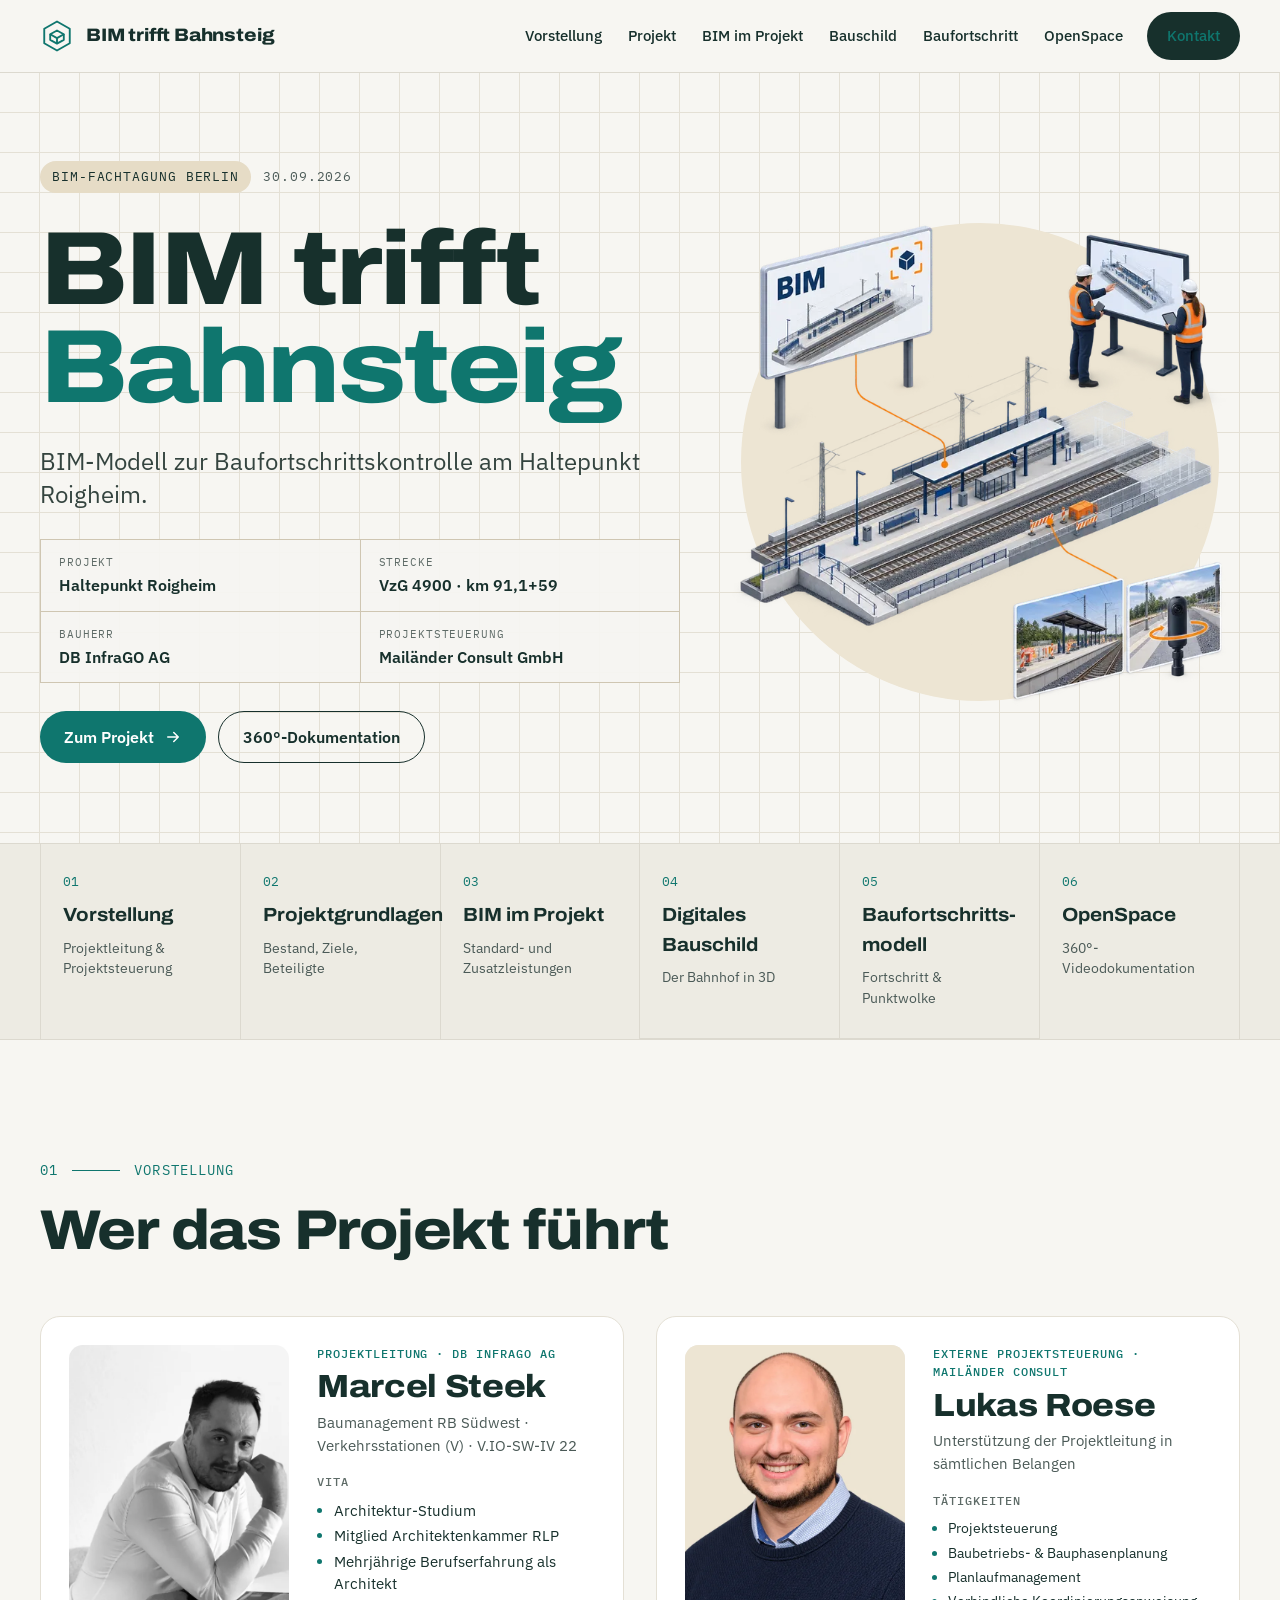
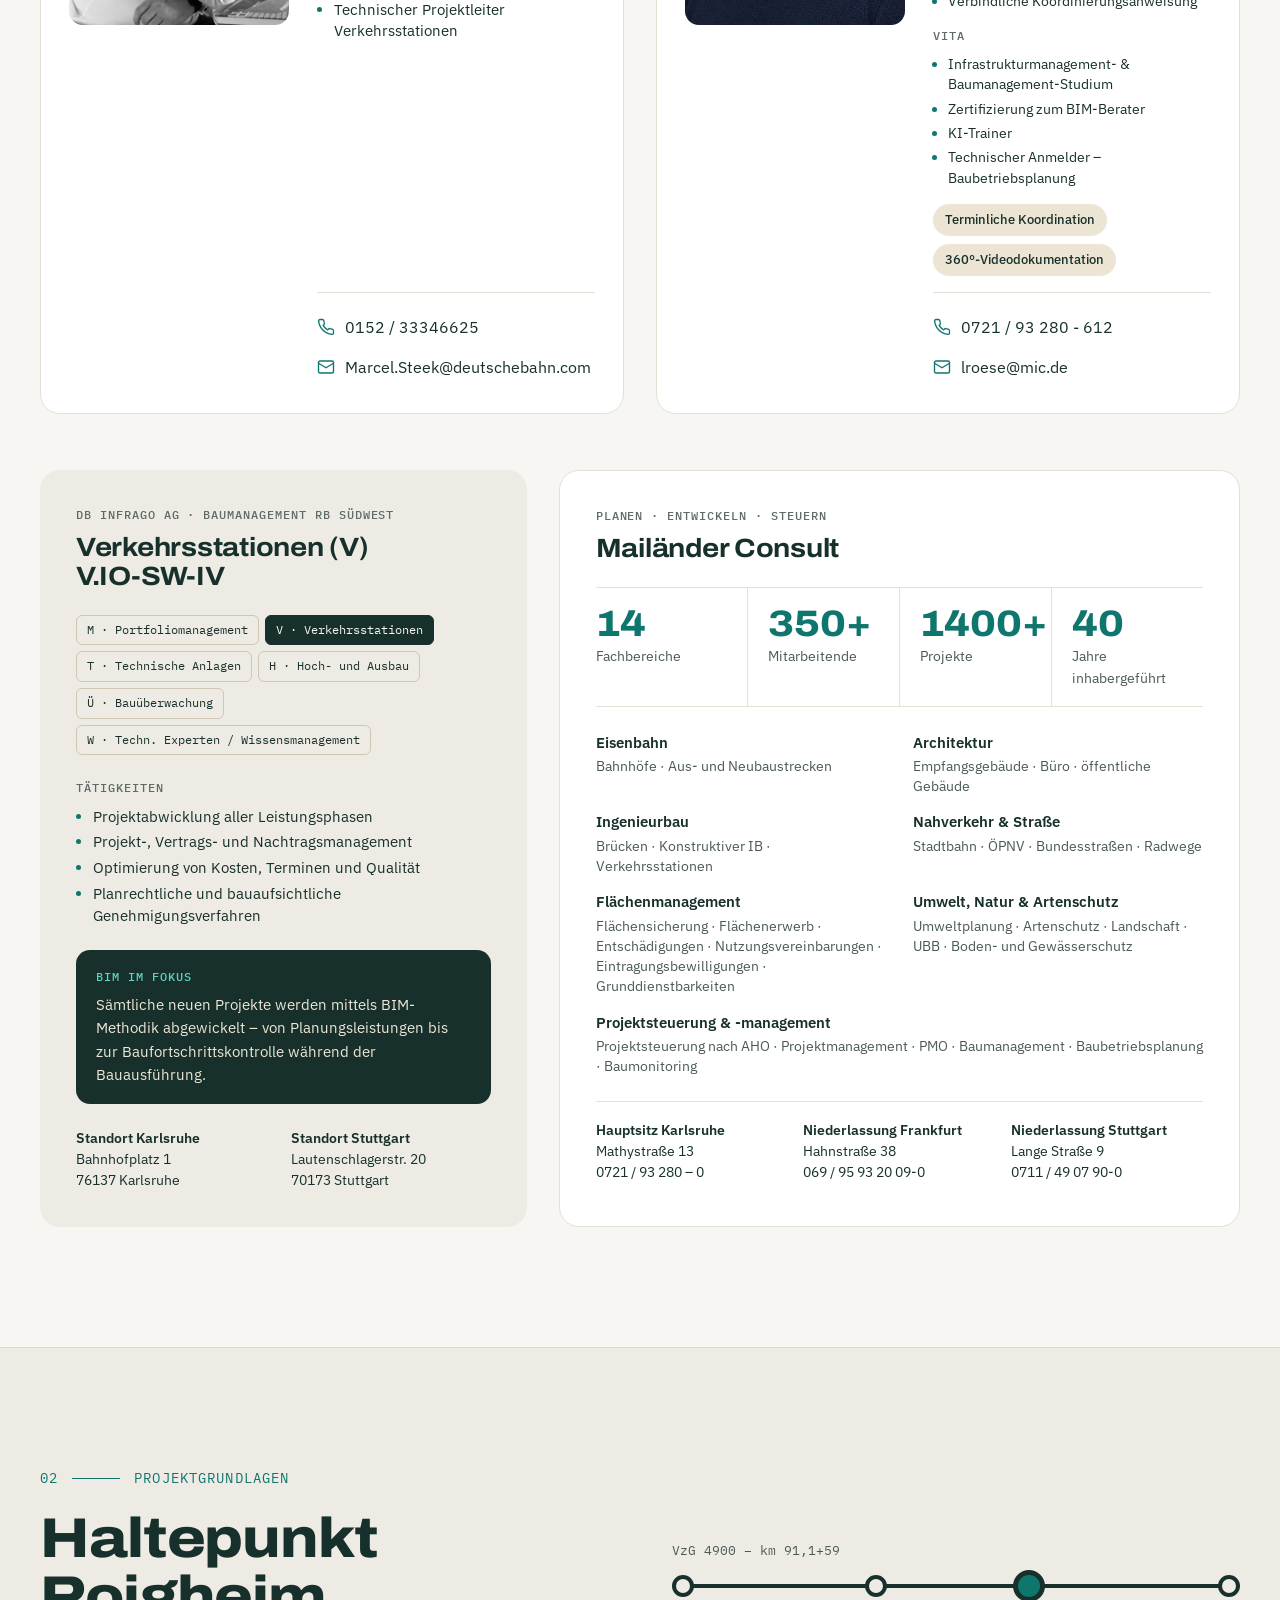
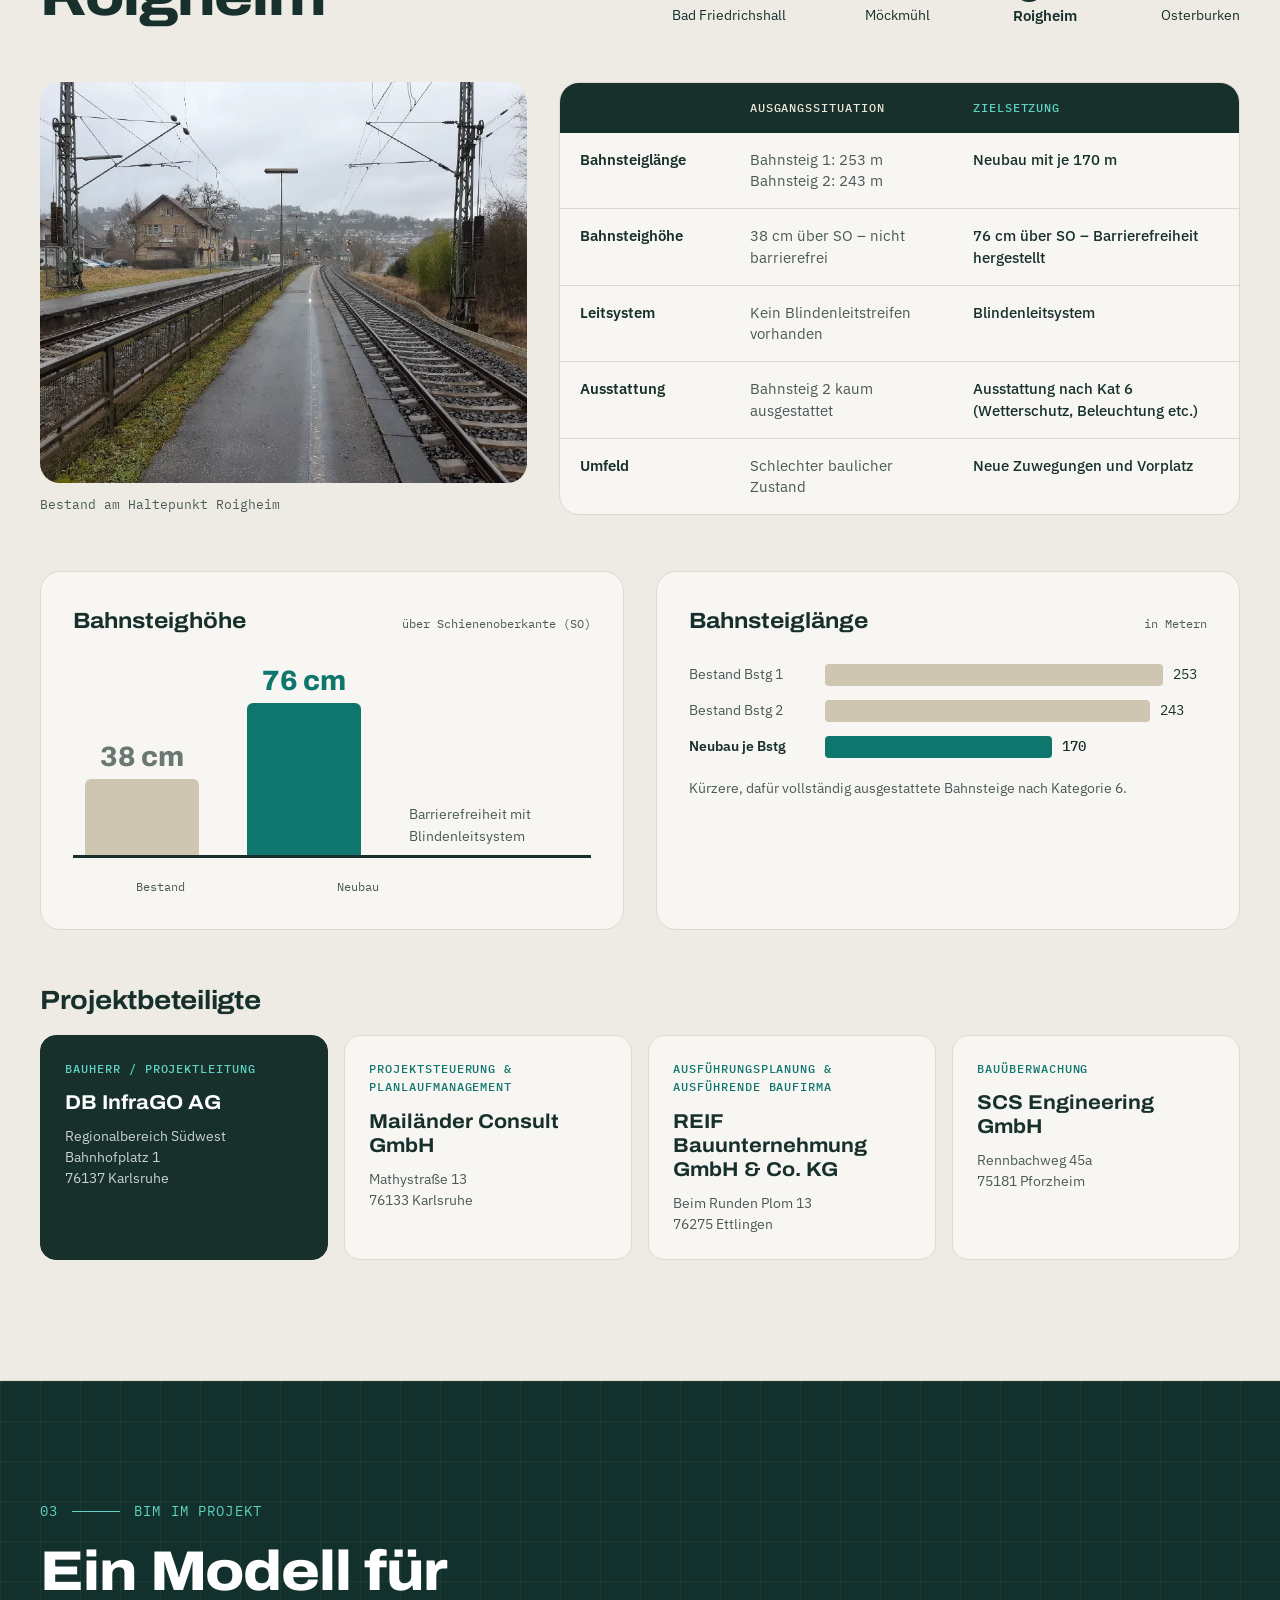
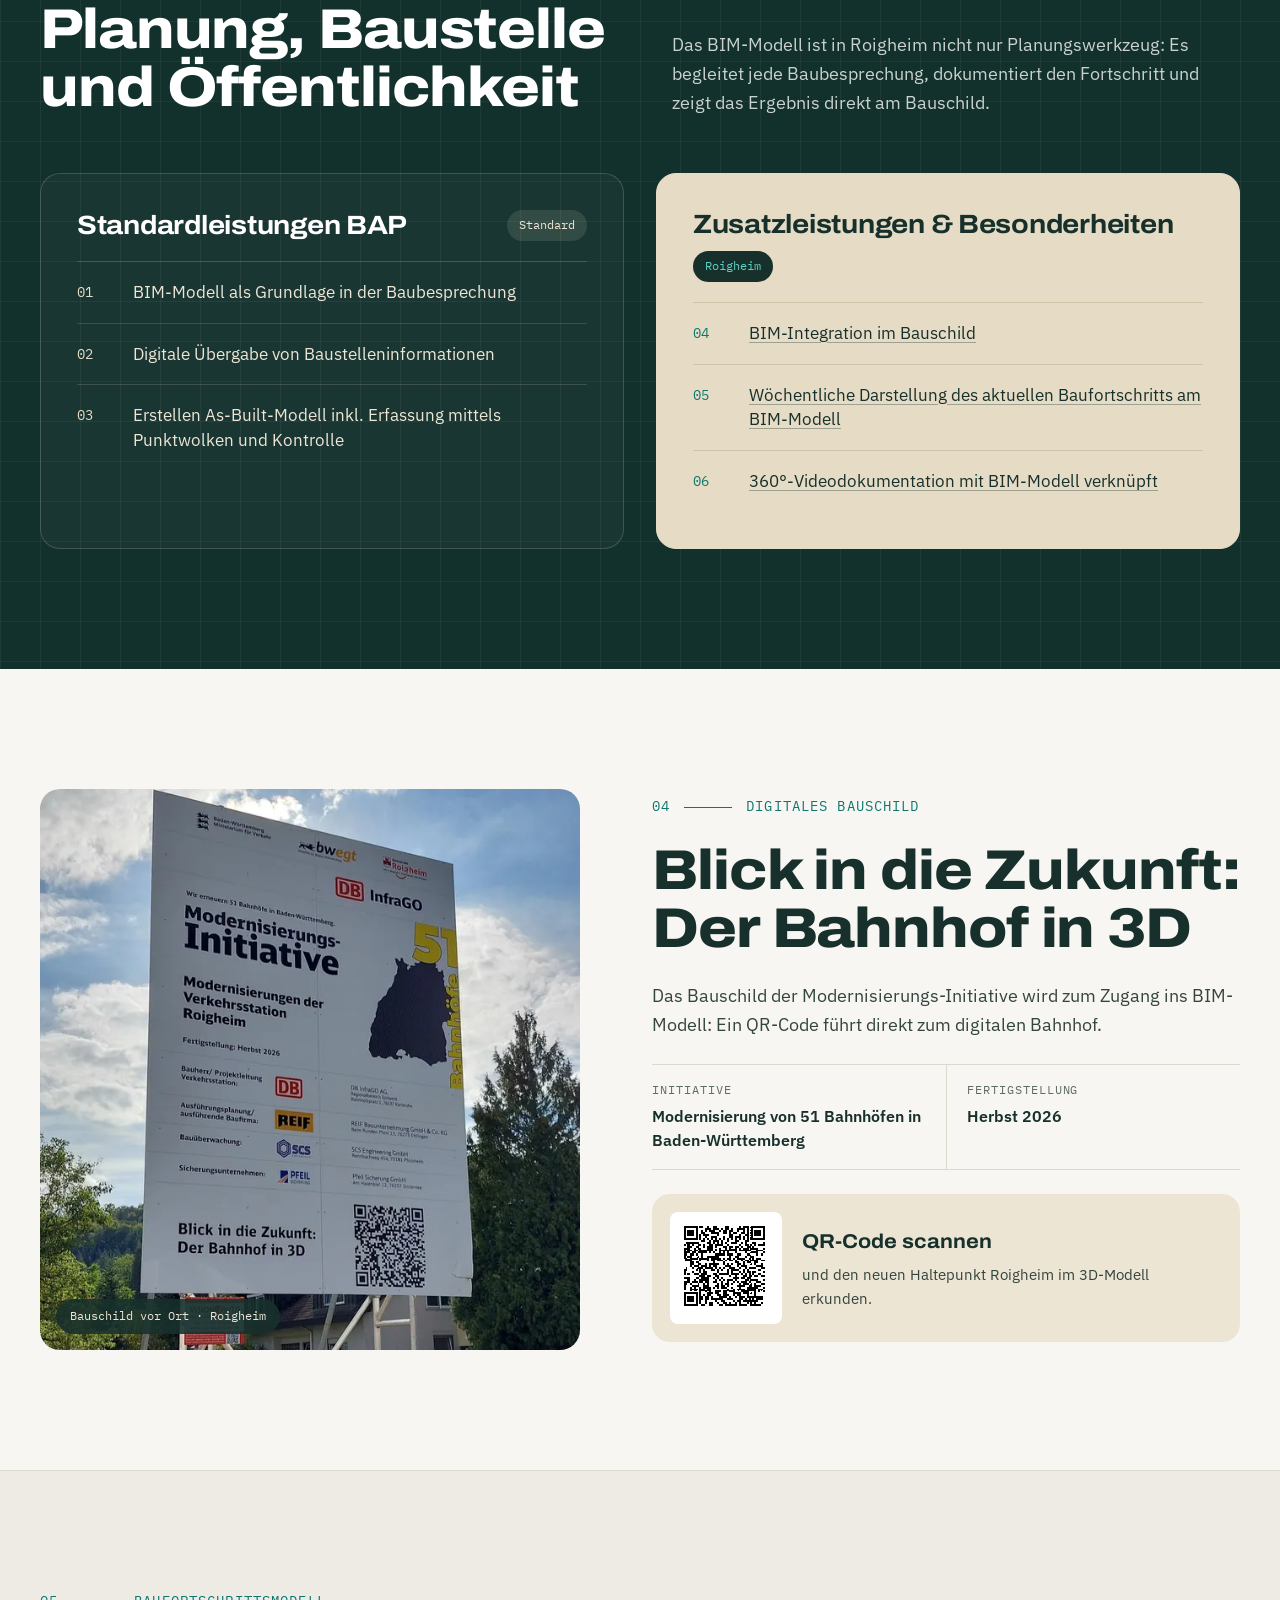
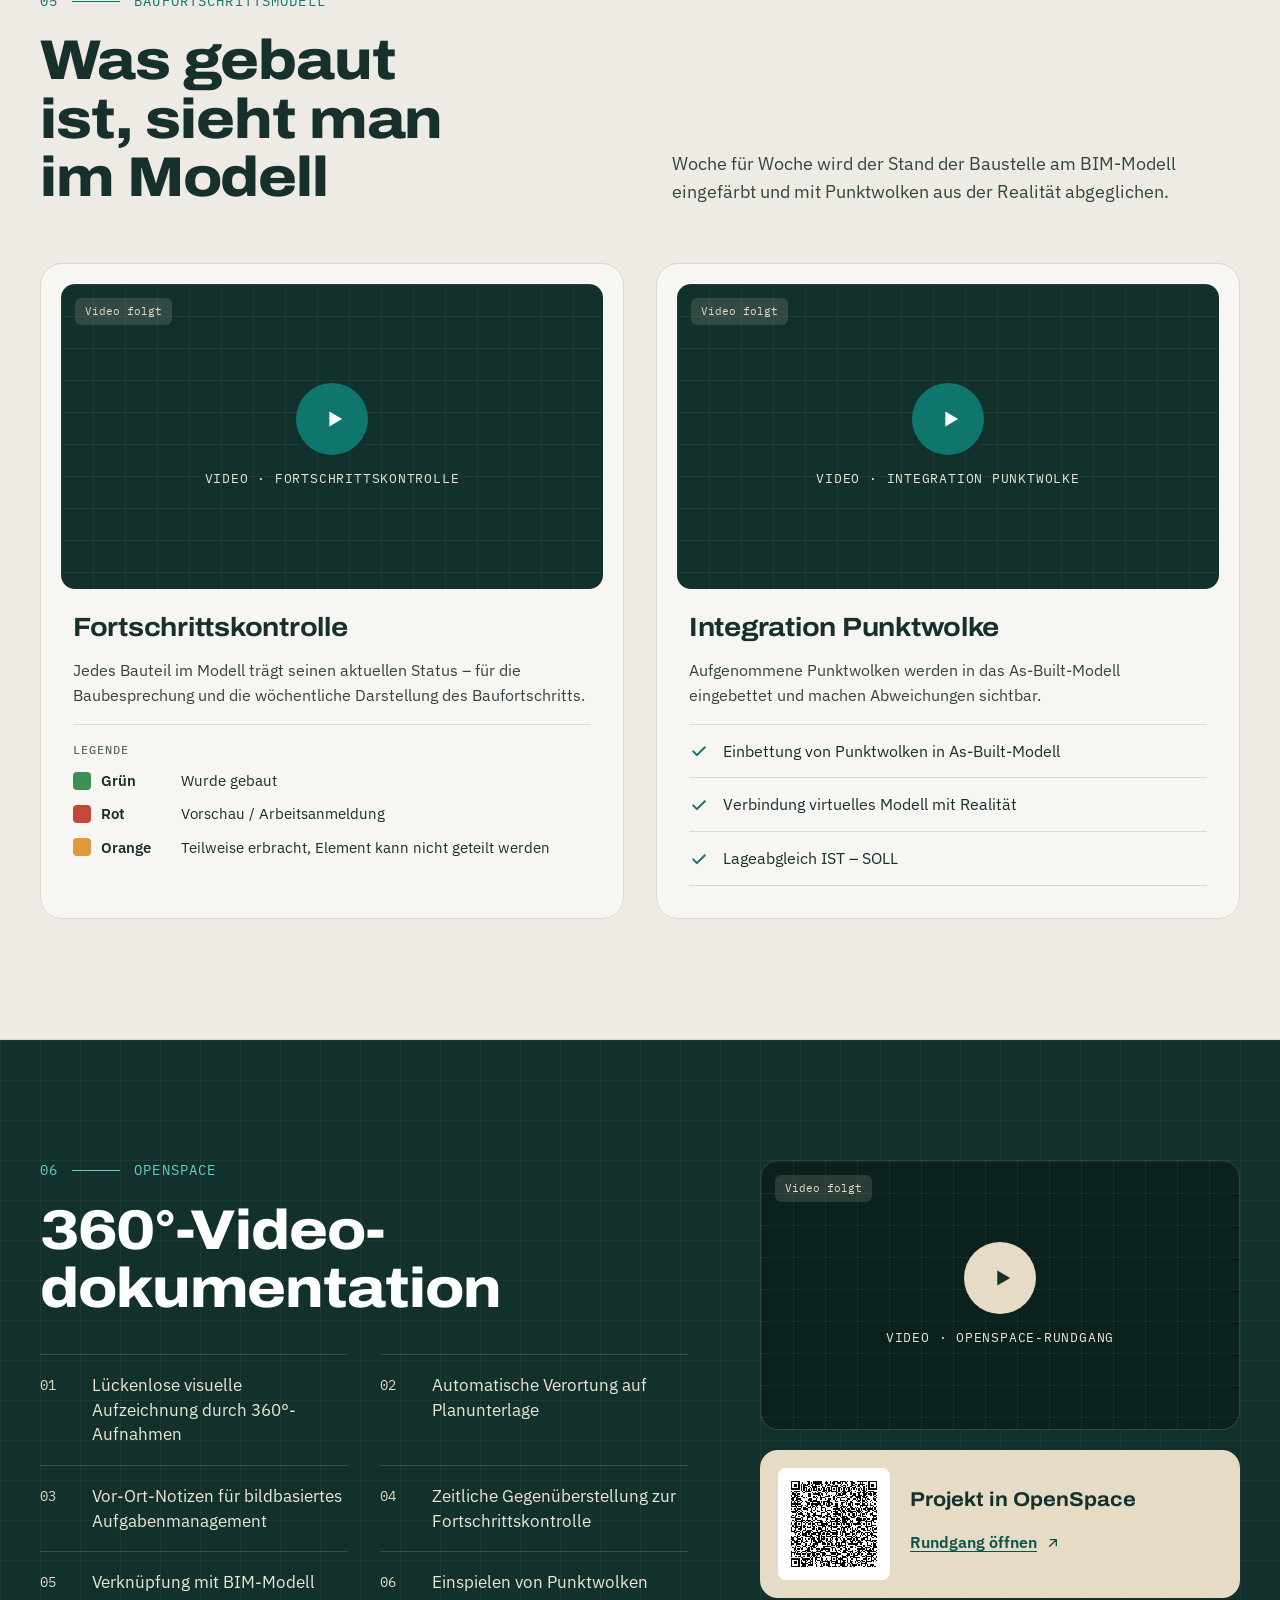
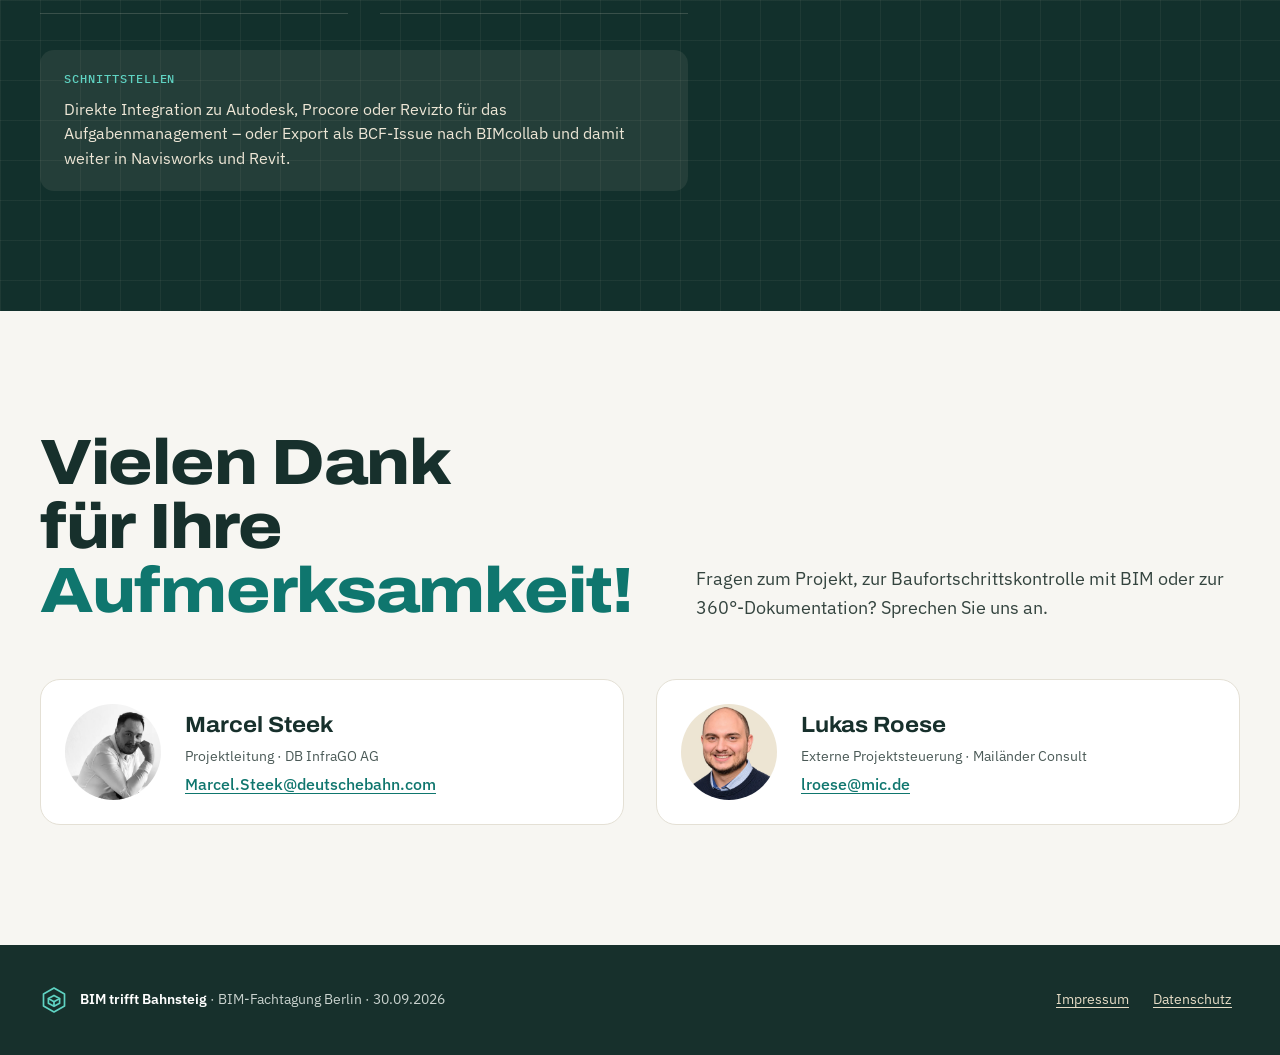
<file: index.html>
<!doctype html>
<html lang="de">
<head>
  <meta charset="utf-8">
  <meta name="viewport" content="width=device-width, initial-scale=1">
  <title>BIM trifft Bahnsteig – Baufortschrittskontrolle am Haltepunkt Roigheim</title>
  <meta name="description" content="BIM-Modell zur Baufortschrittskontrolle am Haltepunkt Roigheim: Projektgrundlagen, BIM im Projekt, Digitales Bauschild, Baufortschrittsmodell und 360°-Dokumentation mit OpenSpace. BIM-Fachtagung Berlin, 30.09.2026.">
  <meta name="theme-color" content="#F7F6F2">

  <meta property="og:type" content="website">
  <meta property="og:locale" content="de_DE">
  <meta property="og:title" content="BIM trifft Bahnsteig">
  <meta property="og:description" content="BIM-Modell zur Baufortschrittskontrolle am Haltepunkt Roigheim – BIM-Fachtagung Berlin, 30.09.2026.">
  <meta property="og:image" content="assets/img/og-bim-trifft-bahnsteig.jpg">

  <link rel="icon" href="assets/img/favicon.svg" type="image/svg+xml">
  <link rel="preload" href="assets/fonts/archivo-latin.woff2" as="font" type="font/woff2" crossorigin>
  <link rel="preload" href="assets/fonts/ibm-plex-sans-latin.woff2" as="font" type="font/woff2" crossorigin>
  <link rel="stylesheet" href="assets/css/fonts.css">
  <link rel="stylesheet" href="assets/css/style.css">
  <script src="assets/js/main.js" defer></script>
</head>
<body>
  <a class="skip-link" href="#inhalt">Zum Inhalt springen</a>

  <!-- ============ Kopfzeile ============ -->
  <header class="site-header" data-header>
    <div class="container site-header__inner">
      <a class="brand" href="#start" aria-label="BIM trifft Bahnsteig – zum Seitenanfang">
        <svg class="brand__mark" viewBox="0 0 40 40" aria-hidden="true"><path d="M20 3 35 11.5v17L20 37 5 28.5v-17Z"/><path d="M20 13.5l8 4.5-8 4.5-8-4.5Z"/><path d="M12 18v6.5l8 4.5 8-4.5V18M20 22.5V29"/></svg>
        <span class="brand__text">BIM trifft Bahnsteig</span>
      </a>

      <button class="nav-toggle" type="button" aria-expanded="false" aria-controls="hauptnavigation" data-nav-toggle>
        <span class="visually-hidden">Menü</span>
        <svg viewBox="0 0 24 24" aria-hidden="true"><path class="nav-toggle__open" d="M4 7h16M4 12h16M4 17h16"/><path class="nav-toggle__close" d="M6 6l12 12M18 6 6 18"/></svg>
      </button>

      <nav class="site-nav" id="hauptnavigation" aria-label="Hauptnavigation" data-nav>
        <ul>
          <li><a href="#vorstellung">Vorstellung</a></li>
          <li><a href="#projekt">Projekt</a></li>
          <li><a href="#bim">BIM im Projekt</a></li>
          <li><a href="#bauschild">Bauschild</a></li>
          <li><a href="#baufortschritt">Baufortschritt</a></li>
          <li><a href="#openspace">OpenSpace</a></li>
          <li><a class="site-nav__cta" href="#kontakt">Kontakt</a></li>
        </ul>
      </nav>
    </div>
  </header>

  <main id="inhalt">

    <!-- ============ Hero ============ -->
    <section class="hero grid-bg" id="start" aria-labelledby="hero-titel">
      <div class="container hero__inner">
        <div class="hero__text">
          <p class="hero__meta">
            <span class="pill">BIM-Fachtagung Berlin</span>
            <time datetime="2026-09-30">30.09.2026</time>
          </p>
          <h1 class="hero__title" id="hero-titel">BIM trifft <span class="accent">Bahnsteig</span></h1>
          <p class="hero__lead">BIM-Modell zur Baufortschrittskontrolle am Haltepunkt Roigheim.</p>

          <dl class="titleblock">
            <div><dt>Projekt</dt><dd>Haltepunkt Roigheim</dd></div>
            <div><dt>Strecke</dt><dd>VzG 4900 · km 91,1+59</dd></div>
            <div><dt>Bauherr</dt><dd>DB InfraGO AG</dd></div>
            <div><dt>Projektsteuerung</dt><dd>Mailänder Consult GmbH</dd></div>
          </dl>

          <div class="hero__actions">
            <a class="btn btn--primary" href="#projekt">Zum Projekt
              <svg viewBox="0 0 24 24" aria-hidden="true"><path d="M5 12h14M13 6l6 6-6 6"/></svg>
            </a>
            <a class="btn btn--outline" href="#openspace">360°-Dokumentation</a>
          </div>
        </div>

        <div class="hero__visual">
          <img
            src="assets/img/bim-plattform-1200.webp"
            srcset="assets/img/bim-plattform-700.webp 700w, assets/img/bim-plattform-1200.webp 1200w"
            sizes="(min-width: 1080px) 580px, 88vw"
            width="1200" height="1200"
            alt="Isometrische Darstellung: BIM-Modell eines Bahnsteigs, verknüpft mit Bauschild, Baubesprechung und 360°-Aufnahmen"
            fetchpriority="high">
        </div>
      </div>
    </section>

    <!-- ============ Agenda ============ -->
    <nav class="agenda" aria-label="Agenda">
      <div class="container">
        <ol class="agenda__list">
          <li><a href="#vorstellung"><span class="agenda__no">01</span><span class="agenda__title">Vorstellung</span><span class="agenda__desc">Projektleitung &amp; Projektsteuerung</span></a></li>
          <li><a href="#projekt"><span class="agenda__no">02</span><span class="agenda__title">Projektgrundlagen</span><span class="agenda__desc">Bestand, Ziele, Beteiligte</span></a></li>
          <li><a href="#bim"><span class="agenda__no">03</span><span class="agenda__title">BIM im Projekt</span><span class="agenda__desc">Standard- und Zusatzleistungen</span></a></li>
          <li><a href="#bauschild"><span class="agenda__no">04</span><span class="agenda__title">Digitales Bauschild</span><span class="agenda__desc">Der Bahnhof in 3D</span></a></li>
          <li><a href="#baufortschritt"><span class="agenda__no">05</span><span class="agenda__title">Baufortschritts&shy;modell</span><span class="agenda__desc">Fortschritt &amp; Punktwolke</span></a></li>
          <li><a href="#openspace"><span class="agenda__no">06</span><span class="agenda__title">OpenSpace</span><span class="agenda__desc">360°-Videodokumentation</span></a></li>
        </ol>
      </div>
    </nav>

    <!-- ============ 01 Vorstellung ============ -->
    <section class="section" id="vorstellung" aria-labelledby="vorstellung-titel">
      <div class="container">
        <header class="section-head">
          <p class="eyebrow"><span>01</span><span class="eyebrow__rule"></span><span>Vorstellung</span></p>
          <h2 class="h2" id="vorstellung-titel">Wer das Projekt führt</h2>
        </header>

        <div class="people">
          <article class="person">
            <img class="person__photo" src="assets/img/marcel-steek.webp" width="600" height="666" alt="Porträt Marcel Steek" loading="lazy">
            <div class="person__body">
              <div class="person__head">
                <p class="kicker">Projektleitung · DB InfraGO AG</p>
                <h3 class="h3">Marcel Steek</h3>
                <p class="muted">Baumanagement RB Südwest · Verkehrsstationen (V) · V.IO-SW-IV 22</p>
              </div>
              <div class="person__block">
                <h4 class="label">Vita</h4>
                <ul class="list">
                  <li>Architektur-Studium</li>
                  <li>Mitglied Architektenkammer RLP</li>
                  <li>Mehrjährige Berufserfahrung als Architekt</li>
                  <li>Technischer Projektleiter Verkehrsstationen</li>
                </ul>
              </div>
              <ul class="contact-list">
                <li><a href="tel:+4915233346625"><svg viewBox="0 0 24 24" aria-hidden="true"><use href="#i-phone"/></svg><span class="visually-hidden">Telefon: </span>0152 / 33346625</a></li>
                <li><a href="mailto:Marcel.Steek@deutschebahn.com"><svg viewBox="0 0 24 24" aria-hidden="true"><use href="#i-mail"/></svg><span class="visually-hidden">E-Mail: </span>Marcel.Steek@deutschebahn.com</a></li>
              </ul>
            </div>
          </article>

          <article class="person">
            <img class="person__photo person__photo--top" src="assets/img/lukas-roese.webp" width="600" height="750" alt="Porträt Lukas Roese" loading="lazy">
            <div class="person__body">
              <div class="person__head">
                <p class="kicker">Externe Projektsteuerung · Mailänder Consult</p>
                <h3 class="h3">Lukas Roese</h3>
                <p class="muted">Unterstützung der Projektleitung in sämtlichen Belangen</p>
              </div>
              <div class="person__cols">
                <div class="person__block">
                  <h4 class="label">Tätigkeiten</h4>
                  <ul class="list list--small">
                    <li>Projektsteuerung</li>
                    <li>Baubetriebs- &amp; Bauphasenplanung</li>
                    <li>Planlaufmanagement</li>
                    <li>Verbindliche Koordinierungsanweisung</li>
                  </ul>
                </div>
                <div class="person__block">
                  <h4 class="label">Vita</h4>
                  <ul class="list list--small">
                    <li>Infrastrukturmanagement- &amp; Baumanagement-Studium</li>
                    <li>Zertifizierung zum BIM-Berater</li>
                    <li>KI-Trainer</li>
                    <li>Technischer Anmelder – Baubetriebsplanung</li>
                  </ul>
                </div>
              </div>
              <ul class="tags" aria-label="Funktion im Projekt">
                <li>Terminliche Koordination</li>
                <li>360°-Videodokumentation</li>
              </ul>
              <ul class="contact-list">
                <li><a href="tel:+4972193280612"><svg viewBox="0 0 24 24" aria-hidden="true"><use href="#i-phone"/></svg><span class="visually-hidden">Telefon: </span>0721 / 93 280 - 612</a></li>
                <li><a href="mailto:lroese@mic.de"><svg viewBox="0 0 24 24" aria-hidden="true"><use href="#i-mail"/></svg><span class="visually-hidden">E-Mail: </span>lroese@mic.de</a></li>
              </ul>
            </div>
          </article>
        </div>

        <div class="orgs">
          <!-- DB InfraGO · Verkehrsstationen -->
          <article class="org org--sand">
            <header>
              <p class="label">DB InfraGO AG · Baumanagement RB Südwest</p>
              <h3 class="h3 h3--sm">Verkehrsstationen (V)<br>V.IO-SW-IV</h3>
            </header>
            <ul class="units" aria-label="Bereiche des Baumanagements RB Südwest">
              <li>M · Portfolio&shy;management</li>
              <li class="is-active" aria-current="true">V · Verkehrsstationen</li>
              <li>T · Technische Anlagen</li>
              <li>H · Hoch- und Ausbau</li>
              <li>Ü · Bauüberwachung</li>
              <li>W · Techn. Experten / Wissensmanagement</li>
            </ul>
            <div>
              <h4 class="label">Tätigkeiten</h4>
              <ul class="list">
                <li>Projektabwicklung aller Leistungsphasen</li>
                <li>Projekt-, Vertrags- und Nachtragsmanagement</li>
                <li>Optimierung von Kosten, Terminen und Qualität</li>
                <li>Planrechtliche und bauaufsichtliche Genehmigungsverfahren</li>
              </ul>
            </div>
            <div class="callout">
              <p class="label label--bright">BIM im Fokus</p>
              <p>Sämtliche neuen Projekte werden mittels BIM-Methodik abgewickelt – von Planungsleistungen bis zur Baufortschrittskontrolle während der Bauausführung.</p>
            </div>
            <div class="addresses addresses--2">
              <address><strong>Standort Karlsruhe</strong>Bahnhofplatz 1<br>76137 Karlsruhe</address>
              <address><strong>Standort Stuttgart</strong>Lautenschlagerstr. 20<br>70173 Stuttgart</address>
            </div>
          </article>

          <!-- Mailänder Consult -->
          <article class="org org--white">
            <header>
              <p class="label">planen · entwickeln · steuern</p>
              <h3 class="h3 h3--sm">Mailänder Consult</h3>
            </header>
            <dl class="stats">
              <div><dt>Fachbereiche</dt><dd>14</dd></div>
              <div><dt>Mitarbeitende</dt><dd>350+</dd></div>
              <div><dt>Projekte</dt><dd>1400+</dd></div>
              <div><dt>Jahre inhabergeführt</dt><dd>40</dd></div>
            </dl>
            <dl class="fields">
              <div><dt>Eisenbahn</dt><dd>Bahnhöfe · Aus- und Neubaustrecken</dd></div>
              <div><dt>Architektur</dt><dd>Empfangsgebäude · Büro · öffentliche Gebäude</dd></div>
              <div><dt>Ingenieurbau</dt><dd>Brücken · Konstruktiver IB · Verkehrsstationen</dd></div>
              <div><dt>Nahverkehr &amp; Straße</dt><dd>Stadtbahn · ÖPNV · Bundesstraßen · Radwege</dd></div>
              <div><dt>Flächenmanagement</dt><dd>Flächensicherung · Flächenerwerb · Entschädigungen · Nutzungsvereinbarungen · Eintragungsbewilligungen · Grunddienstbarkeiten</dd></div>
              <div><dt>Umwelt, Natur &amp; Artenschutz</dt><dd>Umweltplanung · Artenschutz · Landschaft · UBB · Boden- und Gewässerschutz</dd></div>
              <div class="fields__wide"><dt>Projektsteuerung &amp; -management</dt><dd>Projektsteuerung nach AHO · Projektmanagement · PMO · Baumanagement · Baubetriebsplanung · Baumonitoring</dd></div>
            </dl>
            <div class="addresses addresses--3">
              <address><strong>Hauptsitz Karlsruhe</strong>Mathystraße 13<br>0721 / 93 280 – 0</address>
              <address><strong>Niederlassung Frankfurt</strong>Hahnstraße 38<br>069 / 95 93 20 09-0</address>
              <address><strong>Niederlassung Stuttgart</strong>Lange Straße 9<br>0711 / 49 07 90-0</address>
            </div>
          </article>
        </div>
      </div>
    </section>

    <!-- ============ 02 Projektgrundlagen ============ -->
    <section class="section section--sand" id="projekt" aria-labelledby="projekt-titel">
      <div class="container">
        <header class="section-head section-head--split">
          <div>
            <p class="eyebrow"><span>02</span><span class="eyebrow__rule"></span><span>Projektgrundlagen</span></p>
            <h2 class="h2" id="projekt-titel">Haltepunkt Roigheim</h2>
          </div>
          <figure class="line-strip" aria-label="Streckenlage: Bad Friedrichshall, Möckmühl, Roigheim, Osterburken">
            <figcaption class="line-strip__km">VzG 4900 – km 91,1+59</figcaption>
            <ol class="line-strip__stations">
              <li>Bad Friedrichshall</li>
              <li>Möckmühl</li>
              <li class="is-current"><strong>Roigheim</strong></li>
              <li>Osterburken</li>
            </ol>
          </figure>
        </header>

        <div class="baseline">
          <figure class="baseline__photo">
            <img src="assets/img/roigheim-bestand.webp" width="836" height="626" alt="Bestehender Bahnsteig am Haltepunkt Roigheim mit niedriger Bahnsteigkante und Gleisen" loading="lazy">
            <figcaption>Bestand am Haltepunkt Roigheim</figcaption>
          </figure>

          <div class="compare-wrap">
            <table class="compare">
              <caption class="visually-hidden">Ausgangssituation und Zielsetzung im Vergleich</caption>
              <thead>
                <tr><th scope="col"><span class="visually-hidden">Merkmal</span></th><th scope="col">Ausgangssituation</th><th scope="col">Zielsetzung</th></tr>
              </thead>
              <tbody>
                <tr><th scope="row">Bahnsteiglänge</th><td data-label="Ausgangssituation">Bahnsteig 1: 253 m<br>Bahnsteig 2: 243 m</td><td data-label="Zielsetzung">Neubau mit je 170 m</td></tr>
                <tr><th scope="row">Bahnsteighöhe</th><td data-label="Ausgangssituation">38 cm über SO – nicht barrierefrei</td><td data-label="Zielsetzung">76 cm über SO – Barrierefreiheit hergestellt</td></tr>
                <tr><th scope="row">Leitsystem</th><td data-label="Ausgangssituation">Kein Blindenleitstreifen vorhanden</td><td data-label="Zielsetzung">Blindenleitsystem</td></tr>
                <tr><th scope="row">Ausstattung</th><td data-label="Ausgangssituation">Bahnsteig 2 kaum ausgestattet</td><td data-label="Zielsetzung">Ausstattung nach Kat 6 (Wetterschutz, Beleuchtung etc.)</td></tr>
                <tr><th scope="row">Umfeld</th><td data-label="Ausgangssituation">Schlechter baulicher Zustand</td><td data-label="Zielsetzung">Neue Zuwegungen und Vorplatz</td></tr>
              </tbody>
            </table>
          </div>
        </div>

        <div class="charts">
          <figure class="chart">
            <div class="chart__head"><h3 class="h4">Bahnsteighöhe</h3><span class="chart__unit">über Schienenoberkante (SO)</span></div>
            <div class="height-chart" role="img" aria-label="Bahnsteighöhe: Bestand 38 Zentimeter, Neubau 76 Zentimeter über Schienenoberkante">
              <div class="height-chart__bar height-chart__bar--old" style="--h: 38"><span>38 cm</span></div>
              <div class="height-chart__bar height-chart__bar--new" style="--h: 76"><span>76 cm</span></div>
              <p class="height-chart__note">Barrierefreiheit mit Blindenleitsystem</p>
            </div>
            <div class="height-chart__labels" aria-hidden="true"><span>Bestand</span><span>Neubau</span></div>
          </figure>

          <figure class="chart">
            <div class="chart__head"><h3 class="h4">Bahnsteiglänge</h3><span class="chart__unit">in Metern</span></div>
            <dl class="length-chart">
              <div class="length-chart__row"><dt>Bestand Bstg 1</dt><dd><span class="length-chart__bar" style="--m: 253"></span><span class="length-chart__val">253</span></dd></div>
              <div class="length-chart__row"><dt>Bestand Bstg 2</dt><dd><span class="length-chart__bar" style="--m: 243"></span><span class="length-chart__val">243</span></dd></div>
              <div class="length-chart__row length-chart__row--new"><dt>Neubau je Bstg</dt><dd><span class="length-chart__bar" style="--m: 170"></span><span class="length-chart__val">170</span></dd></div>
            </dl>
            <figcaption class="muted">Kürzere, dafür vollständig ausgestattete Bahnsteige nach Kategorie 6.</figcaption>
          </figure>
        </div>

        <div class="parties">
          <h3 class="h3 h3--sm">Projektbeteiligte</h3>
          <ul class="parties__grid">
            <li class="party party--dark">
              <p class="label label--bright">Bauherr / Projektleitung</p>
              <strong>DB InfraGO AG</strong>
              <address>Regionalbereich Südwest<br>Bahnhofplatz 1<br>76137 Karlsruhe</address>
            </li>
            <li class="party">
              <p class="label label--accent">Projektsteuerung &amp; Planlaufmanagement</p>
              <strong>Mailänder Consult GmbH</strong>
              <address>Mathystraße 13<br>76133 Karlsruhe</address>
            </li>
            <li class="party">
              <p class="label label--accent">Ausführungsplanung &amp; ausführende Baufirma</p>
              <strong>REIF Bauunternehmung GmbH &amp; Co. KG</strong>
              <address>Beim Runden Plom 13<br>76275 Ettlingen</address>
            </li>
            <li class="party">
              <p class="label label--accent">Bauüberwachung</p>
              <strong>SCS Engineering GmbH</strong>
              <address>Rennbachweg 45a<br>75181 Pforzheim</address>
            </li>
          </ul>
        </div>
      </div>
    </section>

    <!-- ============ 03 BIM im Projekt ============ -->
    <section class="section section--dark grid-bg-dark" id="bim" aria-labelledby="bim-titel">
      <div class="container">
        <header class="section-head section-head--split">
          <div>
            <p class="eyebrow eyebrow--bright"><span>03</span><span class="eyebrow__rule"></span><span>BIM im Projekt</span></p>
            <h2 class="h2" id="bim-titel">Ein Modell für Planung, Baustelle und Öffentlichkeit</h2>
          </div>
          <p class="lead">Das BIM-Modell ist in Roigheim nicht nur Planungswerkzeug: Es begleitet jede Baubesprechung, dokumentiert den Fortschritt und zeigt das Ergebnis direkt am Bauschild.</p>
        </header>

        <div class="bim-cols">
          <article class="bim-card">
            <header class="bim-card__head"><h3 class="h3 h3--sm">Standardleistungen BAP</h3><span class="chip">Standard</span></header>
            <ol class="numbered">
              <li><span>01</span>BIM-Modell als Grundlage in der Baubesprechung</li>
              <li><span>02</span>Digitale Übergabe von Baustelleninformationen</li>
              <li><span>03</span>Erstellen As-Built-Modell inkl. Erfassung mittels Punktwolken und Kontrolle</li>
            </ol>
          </article>
          <article class="bim-card bim-card--beige">
            <header class="bim-card__head"><h3 class="h3 h3--sm">Zusatzleistungen &amp; Besonderheiten</h3><span class="chip chip--dark">Roigheim</span></header>
            <ol class="numbered" start="4">
              <li><span>04</span><a href="#bauschild">BIM-Integration im Bauschild</a></li>
              <li><span>05</span><a href="#baufortschritt">Wöchentliche Darstellung des aktuellen Baufortschritts am BIM-Modell</a></li>
              <li><span>06</span><a href="#openspace">360°-Videodokumentation mit BIM-Modell verknüpft</a></li>
            </ol>
          </article>
        </div>
      </div>
    </section>

    <!-- ============ 04 Digitales Bauschild ============ -->
    <section class="section" id="bauschild" aria-labelledby="bauschild-titel">
      <div class="container sign">
        <figure class="sign__photo">
          <img
            src="assets/img/digitales-bauschild-1000.webp"
            srcset="assets/img/digitales-bauschild-640.webp 640w, assets/img/digitales-bauschild-1000.webp 1000w"
            sizes="(min-width: 1080px) 540px, 92vw"
            width="1000" height="1038"
            alt="Bauschild der Modernisierungs-Initiative am Haltepunkt Roigheim mit QR-Code zum 3D-Modell" loading="lazy">
          <figcaption>Bauschild vor Ort · Roigheim</figcaption>
        </figure>

        <div class="sign__text">
          <p class="eyebrow"><span>04</span><span class="eyebrow__rule"></span><span>Digitales Bauschild</span></p>
          <h2 class="h2" id="bauschild-titel">Blick in die Zukunft: Der Bahnhof in 3D</h2>
          <p class="lead">Das Bauschild der Modernisierungs-Initiative wird zum Zugang ins BIM-Modell: Ein QR-Code führt direkt zum digitalen Bahnhof.</p>
          <dl class="facts">
            <div><dt>Initiative</dt><dd>Modernisierung von 51 Bahnhöfen in Baden-Württemberg</dd></div>
            <div><dt>Fertigstellung</dt><dd>Herbst 2026</dd></div>
          </dl>
          <div class="qr-card">
            <img src="assets/img/qr-digitales-bauschild.png" width="1254" height="1254" alt="QR-Code zum 3D-Modell des Haltepunkts Roigheim" loading="lazy">
            <div>
              <strong>QR-Code scannen</strong>
              <p>und den neuen Haltepunkt Roigheim im 3D-Modell erkunden.</p>
            </div>
          </div>
        </div>
      </div>
    </section>

    <!-- ============ 05 Baufortschrittsmodell ============ -->
    <section class="section section--sand" id="baufortschritt" aria-labelledby="baufortschritt-titel">
      <div class="container">
        <header class="section-head section-head--split">
          <div>
            <p class="eyebrow"><span>05</span><span class="eyebrow__rule"></span><span>Baufortschrittsmodell</span></p>
            <h2 class="h2" id="baufortschritt-titel">Was gebaut ist, sieht man im Modell</h2>
          </div>
          <p class="lead">Woche für Woche wird der Stand der Baustelle am BIM-Modell eingefärbt und mit Punktwolken aus der Realität abgeglichen.</p>
        </header>

        <div class="progress">
          <article class="progress-card">
            <!--
              Video einbinden: data-video-src="assets/video/fortschrittskontrolle.mp4"
              oder extern:     data-video-embed="https://www.youtube-nocookie.com/embed/VIDEO-ID"
            -->
            <figure class="video-slot" data-video-src="" data-video-embed="" data-video-title="Fortschrittskontrolle am BIM-Modell">
              <div class="video-slot__placeholder">
                <span class="video-slot__play" aria-hidden="true"><svg viewBox="0 0 24 24"><path d="M8 5.5v13l11-6.5Z"/></svg></span>
                <span class="video-slot__label">Video · Fortschrittskontrolle</span>
                <span class="video-slot__badge">Video folgt</span>
              </div>
            </figure>
            <div class="progress-card__body">
              <h3 class="h3 h3--sm">Fortschrittskontrolle</h3>
              <p>Jedes Bauteil im Modell trägt seinen aktuellen Status – für die Baubesprechung und die wöchentliche Darstellung des Baufortschritts.</p>
              <div class="legend">
                <h4 class="label">Legende</h4>
                <dl>
                  <div><dt><span class="swatch swatch--built"></span>Grün</dt><dd>Wurde gebaut</dd></div>
                  <div><dt><span class="swatch swatch--planned"></span>Rot</dt><dd>Vorschau / Arbeitsanmeldung</dd></div>
                  <div><dt><span class="swatch swatch--partial"></span>Orange</dt><dd>Teilweise erbracht, Element kann nicht geteilt werden</dd></div>
                </dl>
              </div>
            </div>
          </article>

          <article class="progress-card">
            <figure class="video-slot" data-video-src="" data-video-embed="" data-video-title="Integration der Punktwolke in das As-Built-Modell">
              <div class="video-slot__placeholder">
                <span class="video-slot__play" aria-hidden="true"><svg viewBox="0 0 24 24"><path d="M8 5.5v13l11-6.5Z"/></svg></span>
                <span class="video-slot__label">Video · Integration Punktwolke</span>
                <span class="video-slot__badge">Video folgt</span>
              </div>
            </figure>
            <div class="progress-card__body">
              <h3 class="h3 h3--sm">Integration Punktwolke</h3>
              <p>Aufgenommene Punktwolken werden in das As-Built-Modell eingebettet und machen Abweichungen sichtbar.</p>
              <ul class="checks">
                <li>Einbettung von Punktwolken in As-Built-Modell</li>
                <li>Verbindung virtuelles Modell mit Realität</li>
                <li>Lageabgleich IST – SOLL</li>
              </ul>
            </div>
          </article>
        </div>
      </div>
    </section>

    <!-- ============ 06 OpenSpace ============ -->
    <section class="section section--dark grid-bg-dark" id="openspace" aria-labelledby="openspace-titel">
      <div class="container openspace">
        <div class="openspace__text">
          <header class="section-head">
            <p class="eyebrow eyebrow--bright"><span>06</span><span class="eyebrow__rule"></span><span>OpenSpace</span></p>
            <h2 class="h2" id="openspace-titel">360°-Video&shy;dokumentation</h2>
          </header>
          <ol class="features">
            <li><span>01</span>Lückenlose visuelle Aufzeichnung durch 360°-Aufnahmen</li>
            <li><span>02</span>Automatische Verortung auf Planunterlage</li>
            <li><span>03</span>Vor-Ort-Notizen für bildbasiertes Aufgabenmanagement</li>
            <li><span>04</span>Zeitliche Gegenüberstellung zur Fortschrittskontrolle</li>
            <li><span>05</span>Verknüpfung mit BIM-Modell</li>
            <li><span>06</span>Einspielen von Punktwolken</li>
          </ol>
          <div class="note">
            <p class="label label--bright">Schnittstellen</p>
            <p>Direkte Integration zu Autodesk, Procore oder Revizto für das Aufgabenmanagement – oder Export als BCF-Issue nach BIMcollab und damit weiter in Navisworks und Revit.</p>
          </div>
        </div>

        <div class="openspace__media">
          <figure class="video-slot video-slot--deep" data-video-src="" data-video-embed="" data-video-title="OpenSpace-Rundgang am Haltepunkt Roigheim">
            <div class="video-slot__placeholder">
              <span class="video-slot__play video-slot__play--beige" aria-hidden="true"><svg viewBox="0 0 24 24"><path d="M8 5.5v13l11-6.5Z"/></svg></span>
              <span class="video-slot__label">Video · OpenSpace-Rundgang</span>
              <span class="video-slot__badge">Video folgt</span>
            </div>
          </figure>
          <div class="qr-card qr-card--beige">
            <img src="assets/img/qr-openspace.png" width="780" height="780" alt="QR-Code zum OpenSpace-Projekt Roigheim" loading="lazy">
            <div>
              <strong>Projekt in OpenSpace</strong>
              <a class="link-arrow" href="https://eu.openspace.ai/projects/sCIRtwCmSYC5fCfQSbdJbw" target="_blank" rel="noopener">Rundgang öffnen
                <svg viewBox="0 0 24 24" aria-hidden="true"><path d="M7 17 17 7M8 7h9v9"/></svg>
                <span class="visually-hidden">(öffnet in neuem Tab)</span>
              </a>
            </div>
          </div>
        </div>
      </div>
    </section>

    <!-- ============ Kontakt ============ -->
    <section class="section" id="kontakt" aria-labelledby="kontakt-titel">
      <div class="container">
        <header class="section-head section-head--split">
          <h2 class="h2 h2--xl" id="kontakt-titel">Vielen Dank für Ihre <span class="accent">Aufmerksamkeit!</span></h2>
          <p class="lead">Fragen zum Projekt, zur Baufortschrittskontrolle mit BIM oder zur 360°-Dokumentation? Sprechen Sie uns an.</p>
        </header>
        <div class="contacts">
          <div class="contact-card">
            <img src="assets/img/marcel-steek.webp" width="600" height="666" alt="" loading="lazy">
            <div>
              <strong>Marcel Steek</strong>
              <span class="muted">Projektleitung · DB InfraGO AG</span>
              <a href="mailto:Marcel.Steek@deutschebahn.com">Marcel.Steek@deutschebahn.com</a>
            </div>
          </div>
          <div class="contact-card">
            <img class="is-top" src="assets/img/lukas-roese.webp" width="600" height="750" alt="" loading="lazy">
            <div>
              <strong>Lukas Roese</strong>
              <span class="muted">Externe Projektsteuerung · Mailänder Consult</span>
              <a href="mailto:lroese@mic.de">lroese@mic.de</a>
            </div>
          </div>
        </div>
      </div>
    </section>
  </main>

  <!-- ============ Fußzeile ============ -->
  <footer class="site-footer">
    <div class="container site-footer__inner">
      <p class="site-footer__brand">
        <svg viewBox="0 0 40 40" aria-hidden="true"><path d="M20 3 35 11.5v17L20 37 5 28.5v-17Z"/><path d="M20 13.5l8 4.5-8 4.5-8-4.5Z"/><path d="M12 18v6.5l8 4.5 8-4.5V18M20 22.5V29"/></svg>
        <span><strong>BIM trifft Bahnsteig</strong> · BIM-Fachtagung Berlin · 30.09.2026</span>
      </p>
      <nav aria-label="Rechtliches">
        <a href="impressum.html">Impressum</a>
        <a href="datenschutz.html">Datenschutz</a>
      </nav>
    </div>
  </footer>

  <!-- Icon-Sprite -->
  <svg width="0" height="0" style="position:absolute" aria-hidden="true">
    <symbol id="i-phone" viewBox="0 0 24 24"><path d="M22 16.9v3a2 2 0 0 1-2.2 2 19.8 19.8 0 0 1-8.6-3.1 19.5 19.5 0 0 1-6-6A19.8 19.8 0 0 1 2.1 4.2 2 2 0 0 1 4.1 2h3a2 2 0 0 1 2 1.7c.1 1 .4 1.9.7 2.8a2 2 0 0 1-.4 2.1L8.1 9.9a16 16 0 0 0 6 6l1.3-1.3a2 2 0 0 1 2.1-.4c.9.3 1.8.6 2.8.7a2 2 0 0 1 1.7 2Z"/></symbol>
    <symbol id="i-mail" viewBox="0 0 24 24"><rect x="2" y="4" width="20" height="16" rx="2"/><path d="m22 7-10 6L2 7"/></symbol>
  </svg>
</body>
</html>
</file>
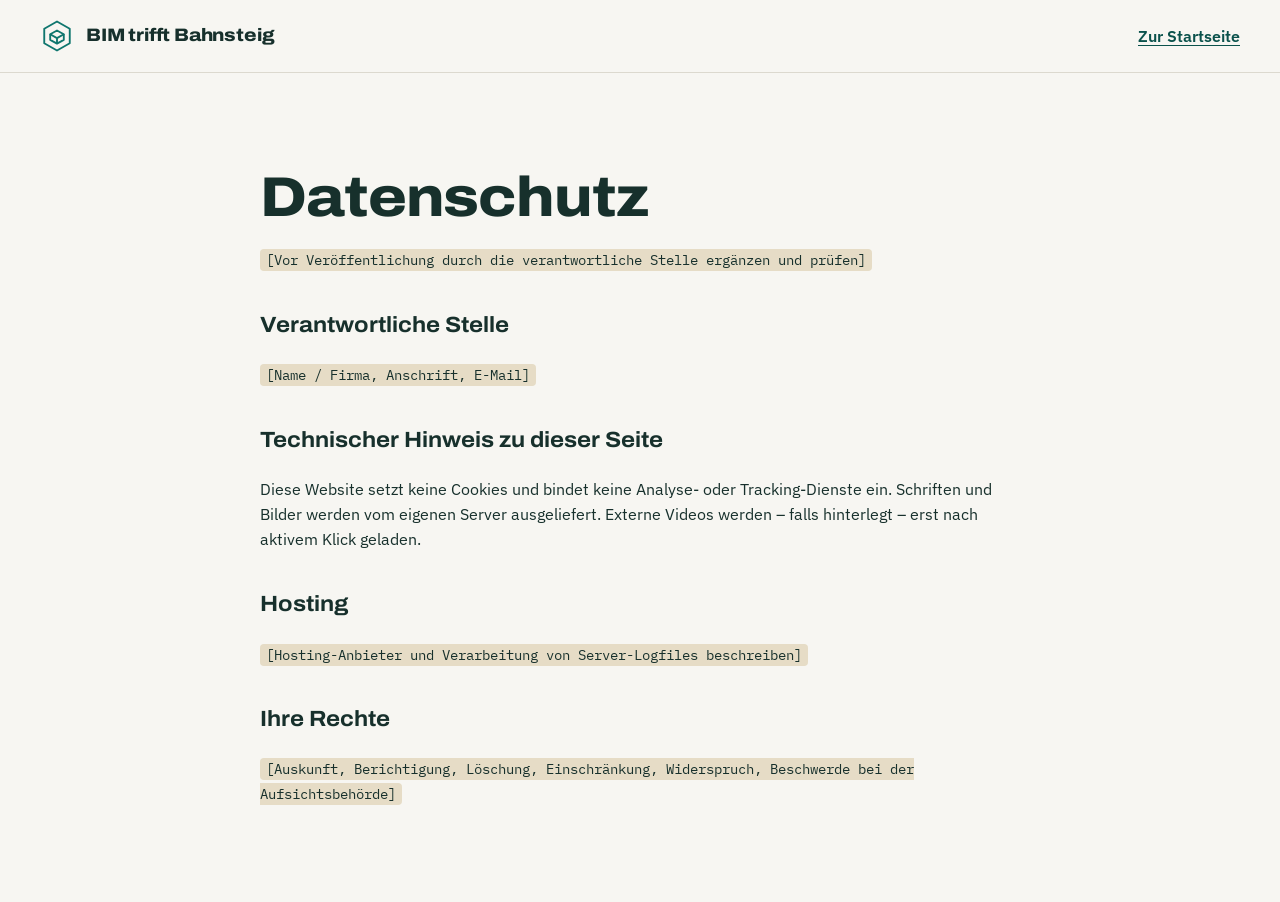
<file: datenschutz.html>
<!doctype html>
<html lang="de">
<head>
  <meta charset="utf-8">
  <meta name="viewport" content="width=device-width, initial-scale=1">
  <title>Datenschutz – BIM trifft Bahnsteig</title>
  <meta name="robots" content="noindex">
  <link rel="icon" href="assets/img/favicon.svg" type="image/svg+xml">
  <link rel="stylesheet" href="assets/css/fonts.css">
  <link rel="stylesheet" href="assets/css/style.css">
</head>
<body>
  <header class="site-header">
    <div class="container site-header__inner">
      <a class="brand" href="index.html">
        <svg class="brand__mark" viewBox="0 0 40 40" aria-hidden="true"><path d="M20 3 35 11.5v17L20 37 5 28.5v-17Z"/><path d="M20 13.5l8 4.5-8 4.5-8-4.5Z"/><path d="M12 18v6.5l8 4.5 8-4.5V18M20 22.5V29"/></svg>
        <span class="brand__text">BIM trifft Bahnsteig</span>
      </a>
      <a class="link-arrow" href="index.html">Zur Startseite</a>
    </div>
  </header>
  <main class="legal">
    <div class="container">
      <h1 class="h2">Datenschutz</h1>
      <p><span class="todo">[Vor Veröffentlichung durch die verantwortliche Stelle ergänzen und prüfen]</span></p>
      <h2>Verantwortliche Stelle</h2>
      <p><span class="todo">[Name / Firma, Anschrift, E-Mail]</span></p>
      <h2>Technischer Hinweis zu dieser Seite</h2>
      <p>Diese Website setzt keine Cookies und bindet keine Analyse- oder Tracking-Dienste ein. Schriften und Bilder werden vom eigenen Server ausgeliefert. Externe Videos werden – falls hinterlegt – erst nach aktivem Klick geladen.</p>
      <h2>Hosting</h2>
      <p><span class="todo">[Hosting-Anbieter und Verarbeitung von Server-Logfiles beschreiben]</span></p>
      <h2>Ihre Rechte</h2>
      <p><span class="todo">[Auskunft, Berichtigung, Löschung, Einschränkung, Widerspruch, Beschwerde bei der Aufsichtsbehörde]</span></p>
    </div>
  </main>
</body>
</html>
</file>
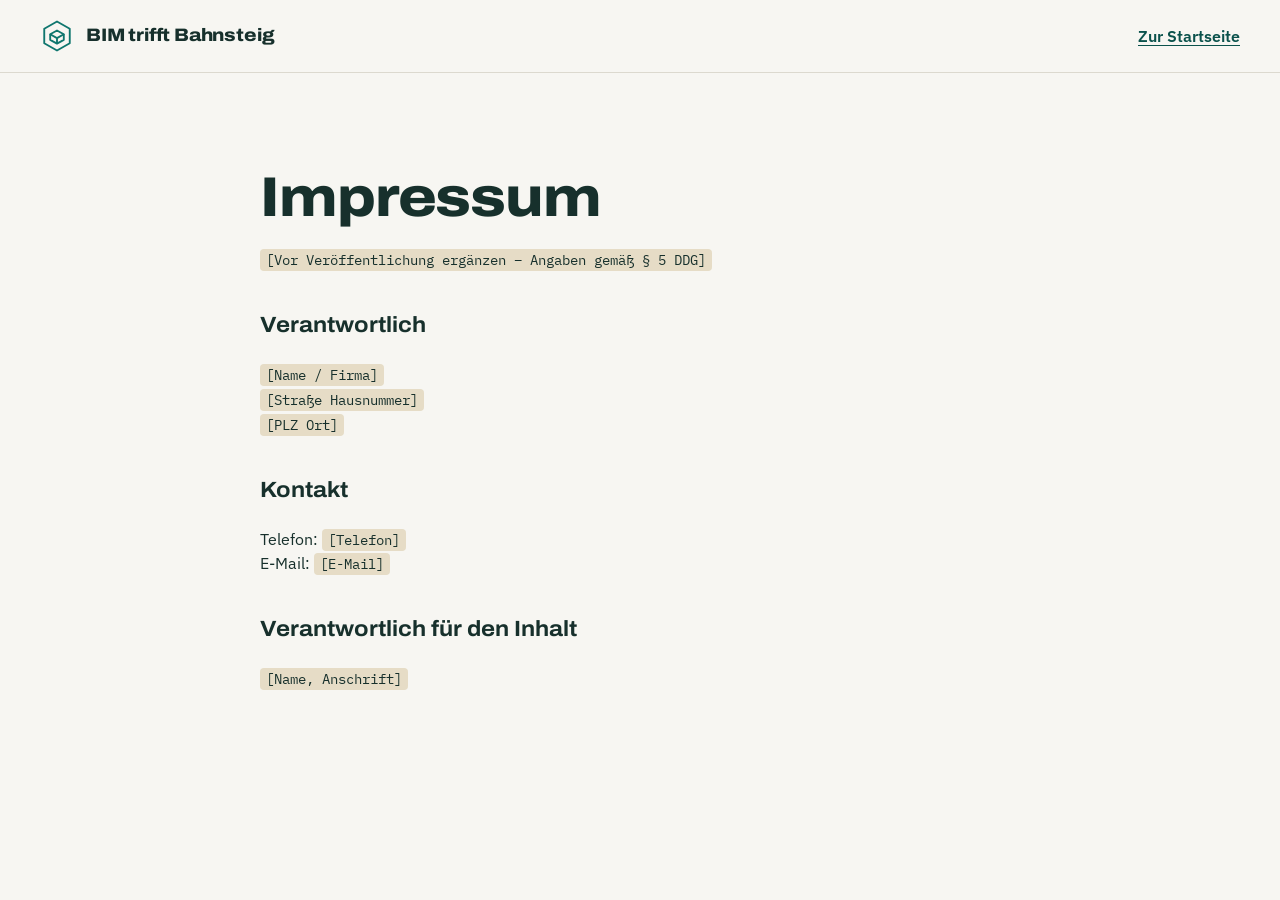
<file: impressum.html>
<!doctype html>
<html lang="de">
<head>
  <meta charset="utf-8">
  <meta name="viewport" content="width=device-width, initial-scale=1">
  <title>Impressum – BIM trifft Bahnsteig</title>
  <meta name="robots" content="noindex">
  <link rel="icon" href="assets/img/favicon.svg" type="image/svg+xml">
  <link rel="stylesheet" href="assets/css/fonts.css">
  <link rel="stylesheet" href="assets/css/style.css">
</head>
<body>
  <header class="site-header">
    <div class="container site-header__inner">
      <a class="brand" href="index.html">
        <svg class="brand__mark" viewBox="0 0 40 40" aria-hidden="true"><path d="M20 3 35 11.5v17L20 37 5 28.5v-17Z"/><path d="M20 13.5l8 4.5-8 4.5-8-4.5Z"/><path d="M12 18v6.5l8 4.5 8-4.5V18M20 22.5V29"/></svg>
        <span class="brand__text">BIM trifft Bahnsteig</span>
      </a>
      <a class="link-arrow" href="index.html">Zur Startseite</a>
    </div>
  </header>
  <main class="legal">
    <div class="container">
      <h1 class="h2">Impressum</h1>
      <p><span class="todo">[Vor Veröffentlichung ergänzen – Angaben gemäß § 5 DDG]</span></p>
      <h2>Verantwortlich</h2>
      <p><span class="todo">[Name / Firma]</span><br><span class="todo">[Straße Hausnummer]</span><br><span class="todo">[PLZ Ort]</span></p>
      <h2>Kontakt</h2>
      <p>Telefon: <span class="todo">[Telefon]</span><br>E-Mail: <span class="todo">[E-Mail]</span></p>
      <h2>Verantwortlich für den Inhalt</h2>
      <p><span class="todo">[Name, Anschrift]</span></p>
    </div>
  </main>
</body>
</html>
</file>
<file: assets/css/fonts.css>
/* Lokal ausgelieferte Schriften (SIL Open Font License 1.1) – keine Anfragen an Google */

/* Archivo – latin-ext */
@font-face {
  font-family: 'Archivo';
  font-style: normal;
  font-weight: 500 800;
  font-stretch: 62% 125%;
  font-display: swap;
  src: url('../fonts/archivo-latin-ext.woff2') format('woff2');
  unicode-range: U+0100-02BA, U+02BD-02C5, U+02C7-02CC, U+02CE-02D7, U+02DD-02FF, U+0304, U+0308, U+0329, U+1D00-1DBF, U+1E00-1E9F, U+1EF2-1EFF, U+2020, U+20A0-20AB, U+20AD-20C0, U+2113, U+2C60-2C7F, U+A720-A7FF;
}

/* Archivo – latin */
@font-face {
  font-family: 'Archivo';
  font-style: normal;
  font-weight: 500 800;
  font-stretch: 62% 125%;
  font-display: swap;
  src: url('../fonts/archivo-latin.woff2') format('woff2');
  unicode-range: U+0000-00FF, U+0131, U+0152-0153, U+02BB-02BC, U+02C6, U+02DA, U+02DC, U+0304, U+0308, U+0329, U+2000-206F, U+20AC, U+2122, U+2191, U+2193, U+2212, U+2215, U+FEFF, U+FFFD;
}

/* IBM Plex Mono – latin-ext */
@font-face {
  font-family: 'IBM Plex Mono';
  font-style: normal;
  font-weight: 400;
  font-display: swap;
  src: url('../fonts/ibm-plex-mono-latin-ext-400.woff2') format('woff2');
  unicode-range: U+0100-02BA, U+02BD-02C5, U+02C7-02CC, U+02CE-02D7, U+02DD-02FF, U+0304, U+0308, U+0329, U+1D00-1DBF, U+1E00-1E9F, U+1EF2-1EFF, U+2020, U+20A0-20AB, U+20AD-20C0, U+2113, U+2C60-2C7F, U+A720-A7FF;
}

/* IBM Plex Mono – latin */
@font-face {
  font-family: 'IBM Plex Mono';
  font-style: normal;
  font-weight: 400;
  font-display: swap;
  src: url('../fonts/ibm-plex-mono-latin-400.woff2') format('woff2');
  unicode-range: U+0000-00FF, U+0131, U+0152-0153, U+02BB-02BC, U+02C6, U+02DA, U+02DC, U+0304, U+0308, U+0329, U+2000-206F, U+20AC, U+2122, U+2191, U+2193, U+2212, U+2215, U+FEFF, U+FFFD;
}

/* IBM Plex Mono – latin-ext */
@font-face {
  font-family: 'IBM Plex Mono';
  font-style: normal;
  font-weight: 500;
  font-display: swap;
  src: url('../fonts/ibm-plex-mono-latin-ext-500.woff2') format('woff2');
  unicode-range: U+0100-02BA, U+02BD-02C5, U+02C7-02CC, U+02CE-02D7, U+02DD-02FF, U+0304, U+0308, U+0329, U+1D00-1DBF, U+1E00-1E9F, U+1EF2-1EFF, U+2020, U+20A0-20AB, U+20AD-20C0, U+2113, U+2C60-2C7F, U+A720-A7FF;
}

/* IBM Plex Mono – latin */
@font-face {
  font-family: 'IBM Plex Mono';
  font-style: normal;
  font-weight: 500;
  font-display: swap;
  src: url('../fonts/ibm-plex-mono-latin-500.woff2') format('woff2');
  unicode-range: U+0000-00FF, U+0131, U+0152-0153, U+02BB-02BC, U+02C6, U+02DA, U+02DC, U+0304, U+0308, U+0329, U+2000-206F, U+20AC, U+2122, U+2191, U+2193, U+2212, U+2215, U+FEFF, U+FFFD;
}

/* IBM Plex Sans – latin-ext */
@font-face {
  font-family: 'IBM Plex Sans';
  font-style: normal;
  font-weight: 400 600;
  font-stretch: 100%;
  font-display: swap;
  src: url('../fonts/ibm-plex-sans-latin-ext.woff2') format('woff2');
  unicode-range: U+0100-02BA, U+02BD-02C5, U+02C7-02CC, U+02CE-02D7, U+02DD-02FF, U+0304, U+0308, U+0329, U+1D00-1DBF, U+1E00-1E9F, U+1EF2-1EFF, U+2020, U+20A0-20AB, U+20AD-20C0, U+2113, U+2C60-2C7F, U+A720-A7FF;
}

/* IBM Plex Sans – latin */
@font-face {
  font-family: 'IBM Plex Sans';
  font-style: normal;
  font-weight: 400 600;
  font-stretch: 100%;
  font-display: swap;
  src: url('../fonts/ibm-plex-sans-latin.woff2') format('woff2');
  unicode-range: U+0000-00FF, U+0131, U+0152-0153, U+02BB-02BC, U+02C6, U+02DA, U+02DC, U+0304, U+0308, U+0329, U+2000-206F, U+20AC, U+2122, U+2191, U+2193, U+2212, U+2215, U+FEFF, U+FFFD;
}
</file>
<file: assets/css/style.css>
/* ==========================================================================
   BIM trifft Bahnsteig – OnePager
   Beige als Grundton, Petrol als Schrift- und Kontrastfarbe, Türkis als Akzent.
   ========================================================================== */

:root {
  /* Beige-Skala (aus der Präsentation abgeleitet) */
  --paper: #F7F6F2;
  --sand: #EDEBE3;
  --stone: #DCD9CF;
  --line: #E4E0D5;
  --beige: #E6DCC6;
  --beige-soft: #EDE5D3;
  --beige-line: #CFC6B2;

  /* Schrift & Kontrastflächen */
  --ink: #17302C;
  --ink-2: #34443F;
  --muted: #4B5A57;
  --muted-2: #5E6B67;
  --petrol: #12302C;
  --petrol-deep: #0B211E;
  --on-dark: #EDE6D6;
  --on-dark-muted: #C9D2CE;
  --on-dark-line: rgba(233, 225, 207, 0.18);

  /* Akzent */
  --accent: #0F766E;
  --accent-hover: #0B524C;
  --accent-bright: #5FD3C3;

  /* Statusfarben des Baufortschrittsmodells (fachliche Legende) */
  --status-built: #3F8F55;
  --status-planned: #C4473A;
  --status-partial: #E09A3E;

  --font-display: "Archivo", "Arial Narrow", sans-serif;
  --font-sans: "IBM Plex Sans", system-ui, -apple-system, "Segoe UI", sans-serif;
  --font-mono: "IBM Plex Mono", ui-monospace, "SFMono-Regular", Menlo, monospace;

  --container: 1200px;
  --gutter: 16px;
  --radius-lg: 20px;
  --radius-md: 14px;
  --section-space: clamp(72px, 10vw, 120px);
  --header-h: 72px;
}

@media (min-width: 720px) {
  :root { --gutter: 32px; }
}

/* --------------------------------------------------------------------------
   Basis
   -------------------------------------------------------------------------- */
*,
*::before,
*::after { box-sizing: border-box; }

html {
  scroll-behavior: smooth;
  scroll-padding-top: calc(var(--header-h) + 8px);
  -webkit-text-size-adjust: 100%;
}

body {
  margin: 0;
  background: var(--paper);
  color: var(--ink);
  font-family: var(--font-sans);
  font-size: 1rem;
  line-height: 1.55;
  -webkit-font-smoothing: antialiased;
  text-rendering: optimizeLegibility;
}

img { display: block; max-width: 100%; height: auto; }
svg { flex-shrink: 0; }
address { font-style: normal; }
h1, h2, h3, h4, p, dl, dd, figure, ol, ul { margin: 0; }
ol, ul { padding: 0; }

a { color: var(--accent); text-underline-offset: 3px; }
a:hover { color: var(--accent-hover); }

:focus-visible {
  outline: 3px solid var(--accent);
  outline-offset: 3px;
  border-radius: 4px;
}

.visually-hidden {
  position: absolute !important;
  width: 1px; height: 1px;
  margin: -1px; padding: 0;
  overflow: hidden;
  clip: rect(0 0 0 0);
  white-space: nowrap;
  border: 0;
}

.skip-link {
  position: absolute;
  left: 16px; top: -100px;
  z-index: 100;
  padding: 12px 18px;
  border-radius: 999px;
  background: var(--ink);
  color: var(--paper);
  font-weight: 600;
  text-decoration: none;
}
.skip-link:focus { top: 12px; color: var(--paper); }

.container {
  width: min(100% - 2 * var(--gutter), var(--container));
  margin-inline: auto;
}

.grid-bg {
  background-image:
    linear-gradient(var(--line) 1px, transparent 1px),
    linear-gradient(90deg, var(--line) 1px, transparent 1px);
  background-size: 40px 40px;
  background-position: -1px -1px;
}
.grid-bg-dark {
  background-image:
    linear-gradient(rgba(233, 225, 207, 0.06) 1px, transparent 1px),
    linear-gradient(90deg, rgba(233, 225, 207, 0.06) 1px, transparent 1px);
  background-size: 40px 40px;
}

/* --------------------------------------------------------------------------
   Typografie
   -------------------------------------------------------------------------- */
.h2 {
  font-family: var(--font-display);
  font-stretch: 112%;
  font-weight: 800;
  font-size: clamp(2.1rem, 1.3rem + 3.2vw, 3.5rem);
  line-height: 1.04;
  letter-spacing: -0.02em;
  text-wrap: balance;
}
.h2--xl { font-size: clamp(2.4rem, 1.4rem + 3.8vw, 4rem); line-height: 1; }

.h2, .h3, .list, .fields dd { hyphens: auto; -webkit-hyphens: auto; overflow-wrap: break-word; }

.h3 {
  font-family: var(--font-display);
  font-stretch: 110%;
  font-weight: 800;
  font-size: clamp(1.6rem, 1.3rem + 1vw, 2rem);
  line-height: 1.1;
  letter-spacing: -0.01em;
}
.h3--sm { font-size: clamp(1.4rem, 1.2rem + 0.6vw, 1.65rem); font-weight: 700; }

.h4 {
  font-family: var(--font-display);
  font-stretch: 110%;
  font-weight: 700;
  font-size: 1.375rem;
}

.lead {
  font-size: clamp(1.05rem, 1rem + 0.3vw, 1.125rem);
  line-height: 1.6;
  color: var(--ink-2);
  max-width: 38em;
}

.muted { color: var(--muted); }
.accent { color: var(--accent); }

.label,
.kicker {
  font-family: var(--font-mono);
  font-size: 0.75rem;
  font-weight: 500;
  letter-spacing: 0.08em;
  text-transform: uppercase;
  color: var(--muted-2);
}
.kicker, .label--accent { color: var(--accent); }
.label--bright { color: var(--accent-bright); }

.eyebrow {
  display: flex;
  align-items: center;
  gap: 14px;
  font-family: var(--font-mono);
  font-size: 0.875rem;
  letter-spacing: 0.08em;
  text-transform: uppercase;
  color: var(--accent);
}
.eyebrow--bright { color: var(--accent-bright); }
.eyebrow__rule { width: 48px; height: 1px; background: currentColor; }

.list {
  display: flex;
  flex-direction: column;
  gap: 4px;
  padding-left: 1.1em;
  font-size: 0.9375rem;
  line-height: 1.45;
}
.list li::marker { color: var(--accent); }
.list--small { font-size: 0.875rem; }

.pill {
  display: inline-block;
  padding: 6px 12px;
  border-radius: 999px;
  background: var(--beige);
  color: var(--ink);
}

.chip {
  padding: 6px 12px;
  border-radius: 999px;
  background: rgba(233, 225, 207, 0.12);
  font-family: var(--font-mono);
  font-size: 0.75rem;
  white-space: nowrap;
}
.chip--dark { background: var(--ink); color: var(--accent-bright); }

/* --------------------------------------------------------------------------
   Buttons
   -------------------------------------------------------------------------- */
.btn {
  display: inline-flex;
  align-items: center;
  justify-content: center;
  gap: 10px;
  min-height: 52px;
  padding: 0 24px;
  border-radius: 999px;
  font-weight: 600;
  font-size: 1rem;
  text-decoration: none;
  transition: background-color .2s ease, color .2s ease, border-color .2s ease;
}
.btn svg { width: 18px; height: 18px; fill: none; stroke: currentColor; stroke-width: 2; stroke-linecap: round; stroke-linejoin: round; }
.btn--primary { background: var(--accent); color: #fff; }
.btn--primary:hover { background: var(--accent-hover); color: #fff; }
.btn--outline { border: 1.5px solid var(--ink); color: var(--ink); }
.btn--outline:hover { background: var(--ink); color: var(--paper); }

.link-arrow {
  display: inline-flex;
  align-items: center;
  gap: 8px;
  min-height: 44px;
  font-weight: 600;
  color: var(--accent-hover);
}
.link-arrow svg { width: 16px; height: 16px; fill: none; stroke: currentColor; stroke-width: 2; stroke-linecap: round; stroke-linejoin: round; }

/* --------------------------------------------------------------------------
   Kopfzeile & Navigation
   -------------------------------------------------------------------------- */
.site-header {
  position: sticky;
  top: 0;
  z-index: 50;
  background: rgba(247, 246, 242, 0.92);
  backdrop-filter: saturate(1.2) blur(10px);
  -webkit-backdrop-filter: saturate(1.2) blur(10px);
  border-bottom: 1px solid var(--stone);
}
.site-header__inner {
  height: var(--header-h);
  display: flex;
  align-items: center;
  justify-content: space-between;
  gap: 16px;
}

.brand {
  display: flex;
  align-items: center;
  gap: 12px;
  color: var(--ink);
  text-decoration: none;
}
.brand:hover { color: var(--ink); }
.brand__mark {
  width: 34px; height: 34px;
  fill: none; stroke: var(--accent); stroke-width: 2.2; stroke-linejoin: round;
}
.brand__text {
  font-family: var(--font-display);
  font-stretch: 112%;
  font-weight: 800;
  font-size: 1.125rem;
  letter-spacing: -0.01em;
}

.site-nav ul { list-style: none; display: flex; align-items: center; gap: 2px; }
.site-nav a {
  display: block;
  padding: 12px 12px;
  border-radius: 999px;
  color: var(--ink);
  font-size: 0.9375rem;
  font-weight: 500;
  text-decoration: none;
}
.site-nav a:hover { background: var(--sand); color: var(--ink); }
.site-nav a.is-active { color: var(--accent); }
.site-nav .site-nav__cta { margin-left: 10px; padding-inline: 20px; background: var(--ink); color: var(--paper); }
.site-nav .site-nav__cta:hover { background: var(--accent); color: #fff; }

.nav-toggle {
  display: none;
  width: 44px; height: 44px;
  align-items: center; justify-content: center;
  border: 1px solid var(--stone);
  border-radius: 12px;
  background: #fff;
  color: var(--ink);
  cursor: pointer;
}
.nav-toggle svg { width: 22px; height: 22px; fill: none; stroke: currentColor; stroke-width: 2; stroke-linecap: round; }
.nav-toggle__close { display: none; }
.nav-toggle[aria-expanded="true"] .nav-toggle__open { display: none; }
.nav-toggle[aria-expanded="true"] .nav-toggle__close { display: inline; }

@media (max-width: 1079px) {
  .nav-toggle { display: inline-flex; }
  .site-nav {
    position: absolute;
    top: 100%; left: 0; right: 0;
    background: var(--paper);
    border-bottom: 1px solid var(--stone);
    box-shadow: 0 16px 32px -16px rgba(23, 48, 44, 0.25);
    display: none;
  }
  .site-nav.is-open { display: block; }
  .site-nav ul {
    width: min(100% - 2 * var(--gutter), var(--container));
    margin: 0 auto;
    padding: 8px 0 20px;
    flex-direction: column;
    align-items: stretch;
  }
  .site-nav a { padding: 14px 4px; border-radius: 0; border-bottom: 1px solid var(--line); font-size: 1.0625rem; }
  .site-nav a:hover { background: transparent; color: var(--accent); }
  .site-nav .site-nav__cta { margin: 16px 0 0; padding: 14px 20px; border: 0; border-radius: 999px; text-align: center; }
}

/* --------------------------------------------------------------------------
   Hero
   -------------------------------------------------------------------------- */
.hero { border-bottom: 1px solid var(--stone); }
.hero__inner {
  display: grid;
  gap: 32px;
  padding-block: clamp(40px, 8vw, 88px) clamp(48px, 7vw, 80px);
  align-items: center;
}
.hero__text { display: flex; flex-direction: column; gap: 24px; }
.hero__meta {
  display: flex;
  flex-wrap: wrap;
  align-items: center;
  gap: 12px;
  font-family: var(--font-mono);
  font-size: 0.8125rem;
  letter-spacing: 0.07em;
  text-transform: uppercase;
  color: var(--muted);
}
.hero__title {
  font-family: var(--font-display);
  font-stretch: 115%;
  font-weight: 800;
  font-size: clamp(3rem, 1.4rem + 7vw, 6.5rem);
  line-height: 0.94;
  letter-spacing: -0.025em;
}
.hero__lead {
  max-width: 30em;
  font-size: clamp(1.125rem, 1rem + 0.6vw, 1.5rem);
  line-height: 1.4;
  color: var(--ink-2);
}
.hero__actions { display: flex; flex-wrap: wrap; gap: 12px; }

.hero__visual {
  position: relative;
  display: grid;
  place-items: center;
  max-width: 600px;
  width: 100%;
  margin-inline: auto;
}
.hero__visual::before {
  content: "";
  position: absolute;
  inset: 4%;
  border-radius: 50%;
  background: var(--beige-soft);
}
.hero__visual img { position: relative; width: 100%; }

.titleblock {
  display: grid;
  grid-template-columns: repeat(2, minmax(0, 1fr));
  border-top: 1px solid var(--beige-line);
  border-left: 1px solid var(--beige-line);
  background: rgba(247, 246, 242, 0.92);
}
.titleblock > div {
  padding: 12px 16px;
  border-right: 1px solid var(--beige-line);
  border-bottom: 1px solid var(--beige-line);
}
.titleblock dt {
  font-family: var(--font-mono);
  font-size: 0.6875rem;
  letter-spacing: 0.08em;
  text-transform: uppercase;
  color: var(--muted-2);
}
.titleblock dd { margin-top: 4px; font-weight: 600; font-size: 0.9375rem; line-height: 1.35; }

@media (min-width: 1080px) {
  .hero__inner { grid-template-columns: minmax(0, 640px) minmax(0, 1fr); gap: 40px; min-height: calc(100svh - var(--header-h) - 150px); }
  .hero__text { gap: 28px; }
  .titleblock > div { padding: 14px 18px; }
  .titleblock dd { font-size: 1rem; }
}

@media (max-width: 480px) {
  .hero__actions .btn { flex: 1 1 100%; }
}

/* --------------------------------------------------------------------------
   Agenda
   -------------------------------------------------------------------------- */
.agenda { background: var(--sand); border-bottom: 1px solid var(--stone); }
.agenda__list {
  list-style: none;
  display: grid;
  grid-template-columns: 1fr;
}
.agenda__list a {
  display: grid;
  grid-template-columns: 40px 1fr;
  align-items: baseline;
  column-gap: 8px;
  row-gap: 2px;
  padding: 16px 0;
  border-bottom: 1px solid var(--stone);
  color: var(--ink);
  text-decoration: none;
  transition: background-color .2s ease;
}
.agenda__list li:last-child a { border-bottom: 0; }
.agenda__no { grid-row: span 2; font-family: var(--font-mono); font-size: 0.8125rem; color: var(--accent); }
.agenda__title { font-family: var(--font-display); font-stretch: 108%; font-weight: 700; font-size: 1.125rem; }
.agenda__desc { font-size: 0.875rem; line-height: 1.45; color: var(--muted); }
.agenda__list a:hover .agenda__title { color: var(--accent); }

@media (min-width: 720px) {
  .agenda__list { grid-template-columns: repeat(3, minmax(0, 1fr)); border-left: 1px solid var(--stone); }
  .agenda__list a {
    display: flex; flex-direction: column; gap: 8px;
    height: 100%;
    padding: 24px 20px 26px;
    border-right: 1px solid var(--stone);
  }
  .agenda__list li:nth-child(-n+3) a { border-bottom: 1px solid var(--stone); }
  .agenda__list a:hover { background: var(--beige-soft); }
}
@media (min-width: 1080px) {
  .agenda__list { grid-template-columns: repeat(6, minmax(0, 1fr)); }
  .agenda__list li:nth-child(-n+3) a { border-bottom: 0; }
  .agenda__list a { padding: 28px 22px 30px; }
  .agenda__title { font-size: 1.1875rem; }
}

/* --------------------------------------------------------------------------
   Sektionen
   -------------------------------------------------------------------------- */
.section { padding-block: var(--section-space); }
.section > .container { display: flex; flex-direction: column; gap: clamp(36px, 5vw, 56px); }
.section--sand { background: var(--sand); border-block: 1px solid var(--stone); }
.section--dark { background-color: var(--petrol); color: var(--on-dark); }
.section--dark .h2 { color: #fff; }
.section--dark .lead { color: var(--on-dark-muted); }

.section-head { display: flex; flex-direction: column; gap: 20px; }
.section-head--split { display: grid; gap: 24px; align-items: end; }
.section-head--split > div { display: flex; flex-direction: column; gap: 20px; }
@media (min-width: 900px) {
  .section-head--split { grid-template-columns: 1fr 1fr; gap: 64px; }
}

/* --------------------------------------------------------------------------
   01 Vorstellung
   -------------------------------------------------------------------------- */
.people { display: grid; gap: 24px; }
@media (min-width: 1080px) { .people { grid-template-columns: repeat(2, minmax(0, 1fr)); gap: 32px; } }

.person {
  display: grid;
  gap: 24px;
  padding: 20px;
  border-radius: var(--radius-lg);
  background: #fff;
  border: 1px solid var(--line);
}
.person__photo {
  width: 100%;
  max-width: 280px;
  aspect-ratio: 11 / 14;
  object-fit: cover;
  border-radius: var(--radius-md);
  background: var(--sand);
}
.person__photo--top { object-position: top; }
.person__body { display: flex; flex-direction: column; gap: 16px; }
.person__head { display: flex; flex-direction: column; gap: 6px; }
.person__head .muted { font-size: 0.9375rem; }
.person__block { display: flex; flex-direction: column; gap: 8px; }
.person__cols { display: grid; gap: 16px; }
@media (min-width: 560px) {
  .person { grid-template-columns: 200px 1fr; padding: 28px; gap: 28px; }
  .person__photo { max-width: none; }
}
@media (min-width: 720px) and (max-width: 1079px) {
  .person__cols { grid-template-columns: repeat(2, minmax(0, 1fr)); }
}
@media (min-width: 1280px) {
  .person { grid-template-columns: 220px 1fr; }
}

.tags { list-style: none; display: flex; flex-wrap: wrap; gap: 8px; }
.tags li { padding: 6px 12px; border-radius: 999px; background: var(--beige-soft); font-size: 0.8125rem; font-weight: 500; }

.contact-list {
  list-style: none;
  margin-top: auto;
  padding-top: 16px;
  border-top: 1px solid var(--line);
  display: flex;
  flex-direction: column;
  gap: 4px;
}
.contact-list a {
  display: inline-flex;
  align-items: center;
  gap: 10px;
  min-height: 36px;
  color: var(--ink);
  text-decoration: none;
  word-break: break-word;
}
.contact-list a:hover { color: var(--accent); }
.contact-list svg { width: 18px; height: 18px; fill: none; stroke: var(--accent); stroke-width: 1.8; stroke-linecap: round; stroke-linejoin: round; }

.orgs { display: grid; gap: 24px; }
@media (min-width: 1080px) { .orgs { grid-template-columns: 5fr 7fr; gap: 32px; } }

.org {
  display: flex;
  flex-direction: column;
  gap: 24px;
  padding: clamp(24px, 3vw, 36px);
  border-radius: var(--radius-lg);
}
.org header { display: flex; flex-direction: column; gap: 8px; }
.org--sand { background: var(--sand); }
.org--white { background: #fff; border: 1px solid var(--line); }
.org .list { margin-top: 8px; }

.units { list-style: none; display: flex; flex-wrap: wrap; gap: 6px; }
.units li {
  padding: 5px 10px;
  border-radius: 6px;
  border: 1px solid var(--beige-line);
  font-family: var(--font-mono);
  font-size: 0.75rem;
}
.units .is-active { background: var(--ink); border-color: var(--ink); color: var(--paper); }

.callout {
  display: flex;
  flex-direction: column;
  gap: 6px;
  padding: 18px 20px;
  border-radius: var(--radius-md);
  background: var(--ink);
  color: var(--on-dark);
  font-size: 0.9375rem;
}

.addresses { display: grid; gap: 16px; font-size: 0.875rem; line-height: 1.5; }
.addresses strong { display: block; font-weight: 600; }
.addresses--3 { padding-top: 18px; border-top: 1px solid var(--line); }
@media (min-width: 480px) { .addresses--2 { grid-template-columns: repeat(2, minmax(0, 1fr)); } }
@media (min-width: 720px) { .addresses--3 { grid-template-columns: repeat(3, minmax(0, 1fr)); } }

.stats {
  display: grid;
  grid-template-columns: repeat(2, minmax(0, 1fr));
  border-top: 1px solid var(--line);
  border-bottom: 1px solid var(--line);
}
.stats > div {
  display: flex;
  flex-direction: column-reverse;
  justify-content: flex-end;
  gap: 2px;
  padding: 16px 0 16px 16px;
  border-left: 1px solid var(--line);
}
.stats > div:nth-child(odd) { padding-left: 0; border-left: 0; }
.stats > div:nth-child(-n+2) { border-bottom: 1px solid var(--line); }
.stats dt { font-size: 0.875rem; color: var(--muted); }
.stats dd {
  font-family: var(--font-display);
  font-stretch: 112%;
  font-weight: 800;
  font-size: clamp(1.9rem, 1.5rem + 1vw, 2.5rem);
  line-height: 1.1;
  color: var(--accent);
}
@media (min-width: 720px) {
  .stats { grid-template-columns: repeat(4, minmax(0, 1fr)); }
  .stats > div:nth-child(odd) { padding-left: 20px; border-left: 1px solid var(--line); }
  .stats > div:first-child { padding-left: 0; border-left: 0; }
  .stats > div:nth-child(-n+2) { border-bottom: 0; }
  .stats > div { padding-left: 20px; }
}

.fields { display: grid; gap: 14px 28px; }
.fields > div { display: flex; flex-direction: column; gap: 2px; }
.fields dt { font-weight: 600; font-size: 0.9375rem; }
.fields dd { font-size: 0.875rem; line-height: 1.45; color: var(--muted); }
@media (min-width: 720px) {
  .fields { grid-template-columns: repeat(2, minmax(0, 1fr)); }
  .fields__wide { grid-column: span 2; }
}

/* --------------------------------------------------------------------------
   02 Projektgrundlagen
   -------------------------------------------------------------------------- */
.line-strip { display: flex; flex-direction: column; gap: 14px; }
.line-strip__km { font-family: var(--font-mono); font-size: 0.8125rem; color: var(--muted); }
.line-strip__stations {
  --dot: 22px;
  list-style: none;
  position: relative;
  display: grid;
  grid-template-columns: 1.3fr 1fr 1fr auto;
  align-items: start;
  font-size: 0.875rem;
}
.line-strip__stations::before {
  content: "";
  position: absolute;
  left: 4px; right: 4px;
  top: calc(var(--dot) / 2 - 2px);
  height: 4px;
  background: var(--ink);
  border-radius: 2px;
}
.line-strip__stations li {
  position: relative;
  display: flex;
  flex-direction: column;
  gap: 10px;
  line-height: 1.25;
}
.line-strip__stations li::before {
  content: "";
  width: var(--dot); height: var(--dot);
  border-radius: 50%;
  border: 4px solid var(--ink);
  background: var(--sand);
}
.line-strip__stations li:last-child { align-items: flex-end; text-align: right; }
.line-strip__stations .is-current::before {
  width: 32px; height: 32px;
  margin-top: -5px;
  margin-bottom: -5px;
  background: var(--accent);
  border-width: 5px;
}
.line-strip__stations .is-current strong { font-weight: 700; font-size: 0.9375rem; }

.baseline { display: grid; gap: 24px; }
@media (min-width: 1080px) { .baseline { grid-template-columns: 5fr 7fr; gap: 32px; align-items: stretch; } }

.baseline__photo { display: flex; flex-direction: column; gap: 12px; }
.baseline__photo img {
  width: 100%;
  aspect-ratio: 4 / 3;
  object-fit: cover;
  border-radius: var(--radius-lg);
}
@media (min-width: 1080px) { .baseline__photo img { aspect-ratio: auto; height: 100%; min-height: 380px; flex: 1; } }
.baseline__photo figcaption { font-family: var(--font-mono); font-size: 0.8125rem; color: var(--muted); }

.compare-wrap {
  border-radius: var(--radius-lg);
  background: var(--paper);
  border: 1px solid var(--stone);
  overflow: hidden;
}
.compare { width: 100%; border-collapse: collapse; font-size: 0.9375rem; line-height: 1.45; }
.compare thead th {
  padding: 16px 20px;
  background: var(--ink);
  color: var(--on-dark);
  font-family: var(--font-mono);
  font-size: 0.75rem;
  font-weight: 500;
  letter-spacing: 0.08em;
  text-transform: uppercase;
  text-align: left;
}
.compare thead th:last-child { color: var(--accent-bright); }
.compare tbody th,
.compare td { padding: 16px 20px; text-align: left; vertical-align: top; }
.compare tbody tr + tr > * { border-top: 1px solid var(--stone); }
.compare tbody th { font-weight: 600; width: 170px; }
.compare td:nth-child(2) { color: var(--muted); }
.compare td:nth-child(3) { font-weight: 500; }

@media (max-width: 719px) {
  .compare thead { position: absolute; width: 1px; height: 1px; overflow: hidden; clip: rect(0 0 0 0); }
  .compare, .compare tbody, .compare tr, .compare th, .compare td { display: block; width: auto; }
  .compare tbody tr { padding: 16px 18px; }
  .compare tbody tr + tr { border-top: 1px solid var(--stone); }
  .compare tbody tr + tr > * { border-top: 0; }
  .compare tbody th { padding: 0 0 8px; width: auto; font-family: var(--font-display); font-stretch: 108%; font-size: 1.0625rem; }
  .compare td { padding: 4px 0; }
  .compare td::before {
    content: attr(data-label);
    display: block;
    font-family: var(--font-mono);
    font-size: 0.6875rem;
    font-weight: 500;
    letter-spacing: 0.08em;
    text-transform: uppercase;
    color: var(--muted-2);
  }
  .compare td:nth-child(3)::before { color: var(--accent); }
}

.charts { display: grid; gap: 24px; }
@media (min-width: 900px) { .charts { grid-template-columns: repeat(2, minmax(0, 1fr)); gap: 32px; } }

.chart {
  display: flex;
  flex-direction: column;
  gap: 20px;
  padding: clamp(22px, 3vw, 32px);
  border-radius: var(--radius-lg);
  background: var(--paper);
  border: 1px solid var(--stone);
}
.chart__head { display: flex; flex-wrap: wrap; justify-content: space-between; align-items: baseline; gap: 4px 16px; }
.chart__unit { font-family: var(--font-mono); font-size: 0.75rem; color: var(--muted); }

.height-chart {
  --scale: 2px;
  display: flex;
  align-items: flex-end;
  gap: clamp(16px, 5vw, 48px);
  min-height: 200px;
  padding: 0 clamp(4px, 1vw, 12px);
  border-bottom: 3px solid var(--ink);
}
.height-chart__bar {
  width: clamp(96px, 22vw, 150px);
  height: calc(var(--h) * var(--scale));
  border-radius: 6px 6px 0 0;
  position: relative;
}
.height-chart__bar span {
  position: absolute;
  left: 0; right: 0;
  bottom: calc(100% + 8px);
  text-align: center;
  font-family: var(--font-display);
  font-weight: 800;
  font-size: 1.75rem;
  line-height: 1;
}
.height-chart__bar--old { background: var(--beige-line); }
.height-chart__bar--old span { color: #6B7773; }
.height-chart__bar--new { background: var(--accent); }
.height-chart__bar--new span { color: var(--accent); }
.height-chart__note {
  margin-left: auto;
  align-self: flex-end;
  max-width: 170px;
  padding-bottom: 8px;
  font-size: 0.875rem;
  color: var(--muted);
}
.height-chart__labels {
  display: flex;
  gap: clamp(16px, 5vw, 48px);
  padding: 0 clamp(4px, 1vw, 12px);
  font-family: var(--font-mono);
  font-size: 0.75rem;
  color: var(--muted);
}
.height-chart__labels span { width: clamp(96px, 22vw, 150px); text-align: center; }
@media (max-width: 479px) { .height-chart__note { display: none; } }

.length-chart { display: flex; flex-direction: column; gap: 14px; padding-top: 6px; }
.length-chart__row { display: grid; grid-template-columns: 124px 1fr; align-items: center; gap: 12px; }
.length-chart__row dt { font-size: 0.875rem; color: var(--muted); }
.length-chart__row dd { display: flex; align-items: center; gap: 10px; }
.length-chart__bar {
  display: block;
  width: calc(var(--m) / 253 * (100% - 44px));
  height: 22px;
  border-radius: 4px;
  background: var(--beige-line);
}
.length-chart__val { font-family: var(--font-mono); font-size: 0.875rem; }
.length-chart__row--new dt { color: var(--ink); font-weight: 600; }
.length-chart__row--new .length-chart__bar { background: var(--accent); }
.length-chart__row--new .length-chart__val { font-weight: 500; }
.chart figcaption { font-size: 0.875rem; }

.parties { display: flex; flex-direction: column; gap: 20px; }
.parties__grid { list-style: none; display: grid; gap: 16px; }
@media (min-width: 600px) { .parties__grid { grid-template-columns: repeat(2, minmax(0, 1fr)); } }
@media (min-width: 1080px) { .parties__grid { grid-template-columns: repeat(4, minmax(0, 1fr)); } }
.party {
  display: flex;
  flex-direction: column;
  gap: 12px;
  padding: 24px;
  border-radius: 16px;
  background: var(--paper);
  border: 1px solid var(--stone);
}
.party strong {
  font-family: var(--font-display);
  font-stretch: 108%;
  font-weight: 700;
  font-size: 1.25rem;
  line-height: 1.2;
}
.party address { font-size: 0.875rem; line-height: 1.5; color: var(--muted); }
.party--dark { background: var(--ink); border-color: var(--ink); color: var(--on-dark); }
.party--dark strong { color: #fff; }
.party--dark address { color: var(--on-dark-muted); }

/* --------------------------------------------------------------------------
   03 BIM im Projekt
   -------------------------------------------------------------------------- */
.bim-cols { display: grid; gap: 24px; }
@media (min-width: 900px) { .bim-cols { grid-template-columns: repeat(2, minmax(0, 1fr)); gap: 32px; } }

.bim-card {
  min-width: 0;
  display: flex;
  flex-direction: column;
  gap: 20px;
  padding: clamp(24px, 3vw, 36px);
  border-radius: var(--radius-lg);
  border: 1px solid var(--on-dark-line);
  background: rgba(247, 246, 242, 0.03);
}
.bim-card .h3 { color: #fff; }
.bim-card__head { display: flex; flex-wrap: wrap; align-items: center; justify-content: space-between; gap: 12px 16px; }
.bim-card--beige { background: var(--beige); border-color: var(--beige); color: var(--ink); }
.bim-card--beige .h3 { color: var(--ink); }

.numbered { list-style: none; display: flex; flex-direction: column; }
.numbered li {
  display: grid;
  grid-template-columns: 44px 1fr;
  gap: 12px;
  padding: 18px 0;
  border-top: 1px solid rgba(233, 225, 207, 0.16);
  font-size: 1.0625rem;
  line-height: 1.45;
}
.numbered span { font-family: var(--font-mono); font-size: 0.875rem; color: var(--beige); padding-top: 2px; }
.bim-card--beige .numbered li { border-top-color: #CFC2A6; }
.bim-card--beige .numbered span { color: var(--accent); }
.bim-card--beige .numbered a { color: var(--ink); text-decoration-color: rgba(23, 48, 44, 0.35); }
.bim-card--beige .numbered a:hover { color: var(--accent-hover); text-decoration-color: currentColor; }

/* --------------------------------------------------------------------------
   04 Digitales Bauschild
   -------------------------------------------------------------------------- */
.section > .container.sign { display: grid; gap: 40px; align-items: center; }
@media (min-width: 1080px) { .section > .container.sign { grid-template-columns: 540px 1fr; gap: 72px; } }

.sign__photo { position: relative; }
.sign__photo img { width: 100%; border-radius: var(--radius-lg); }
.sign__photo figcaption {
  position: absolute;
  left: 16px; bottom: 16px;
  padding: 8px 14px;
  border-radius: 999px;
  background: rgba(23, 48, 44, 0.88);
  color: var(--on-dark);
  font-family: var(--font-mono);
  font-size: 0.75rem;
}
.sign__text { display: flex; flex-direction: column; gap: 24px; }

.facts { display: grid; border-top: 1px solid var(--stone); }
.facts > div { display: flex; flex-direction: column; gap: 4px; padding: 16px 0; border-bottom: 1px solid var(--stone); }
.facts dt { font-family: var(--font-mono); font-size: 0.75rem; letter-spacing: 0.08em; text-transform: uppercase; color: var(--muted-2); }
.facts dd { font-weight: 600; }
@media (min-width: 600px) {
  .facts { grid-template-columns: repeat(2, minmax(0, 1fr)); }
  .facts > div + div { padding-left: 20px; border-left: 1px solid var(--stone); }
  .facts > div:first-child { padding-right: 20px; }
}

.qr-card {
  display: flex;
  align-items: center;
  gap: 20px;
  padding: 18px;
  border-radius: 18px;
  background: var(--beige-soft);
  color: var(--ink);
}
.qr-card img {
  width: 112px; height: 112px;
  padding: 8px;
  border-radius: 8px;
  background: #fff;
  image-rendering: pixelated;
}
.qr-card > div { display: flex; flex-direction: column; gap: 6px; }
.qr-card strong { font-family: var(--font-display); font-stretch: 108%; font-weight: 700; font-size: 1.25rem; }
.qr-card p { font-size: 0.9375rem; color: var(--ink-2); }
.qr-card--beige { background: var(--beige); }

/* --------------------------------------------------------------------------
   Video-Platzhalter
   -------------------------------------------------------------------------- */
.video-slot {
  position: relative;
  aspect-ratio: 16 / 9;
  border-radius: var(--radius-md);
  overflow: hidden;
  background-color: var(--petrol);
  background-image:
    linear-gradient(rgba(233, 225, 207, 0.06) 1px, transparent 1px),
    linear-gradient(90deg, rgba(233, 225, 207, 0.06) 1px, transparent 1px);
  background-size: 32px 32px;
  color: var(--on-dark);
}
.video-slot--deep { background-color: var(--petrol-deep); border: 1px solid var(--on-dark-line); border-radius: 18px; }
.video-slot video,
.video-slot iframe { position: absolute; inset: 0; width: 100%; height: 100%; border: 0; background: #000; }

.video-slot__placeholder {
  position: absolute;
  inset: 0;
  display: flex;
  flex-direction: column;
  align-items: center;
  justify-content: center;
  gap: 14px;
  width: 100%;
  padding: 16px;
  border: 0;
  background: transparent;
  color: inherit;
  font: inherit;
  text-align: center;
}
button.video-slot__placeholder { cursor: pointer; }
button.video-slot__placeholder:hover .video-slot__play { transform: scale(1.06); }
.video-slot__play {
  display: grid;
  place-items: center;
  width: 72px; height: 72px;
  border-radius: 50%;
  background: var(--accent);
  transition: transform .2s ease;
}
.video-slot__play svg { width: 28px; height: 28px; fill: #fff; margin-left: 3px; }
.video-slot__play--beige { background: var(--beige); }
.video-slot__play--beige svg { fill: var(--petrol); }
.video-slot__label { font-family: var(--font-mono); font-size: 0.8125rem; letter-spacing: 0.06em; text-transform: uppercase; }
.video-slot__hint { max-width: 32em; font-size: 0.8125rem; color: var(--on-dark-muted); }
.video-slot__badge {
  position: absolute;
  left: 14px; top: 14px;
  padding: 5px 10px;
  border-radius: 6px;
  background: rgba(233, 225, 207, 0.14);
  color: var(--beige);
  font-family: var(--font-mono);
  font-size: 0.6875rem;
}

/* --------------------------------------------------------------------------
   05 Baufortschrittsmodell
   -------------------------------------------------------------------------- */
.progress { display: grid; gap: 24px; }
@media (min-width: 1000px) { .progress { grid-template-columns: repeat(2, minmax(0, 1fr)); gap: 32px; } }

.progress-card {
  display: flex;
  flex-direction: column;
  gap: 24px;
  padding: 16px 16px 28px;
  border-radius: 22px;
  background: var(--paper);
  border: 1px solid var(--stone);
}
.progress-card__body { display: flex; flex-direction: column; gap: 16px; padding: 0 8px; }
.progress-card__body > p { color: var(--ink-2); }
@media (min-width: 720px) {
  .progress-card { padding: 20px 20px 32px; }
  .progress-card__body { padding: 0 12px; }
}

.legend { display: flex; flex-direction: column; gap: 10px; padding-top: 16px; border-top: 1px solid var(--stone); }
.legend dl { display: flex; flex-direction: column; gap: 10px; }
.legend dl > div { display: grid; grid-template-columns: 100px 1fr; align-items: center; gap: 8px; font-size: 0.9375rem; }
.legend dt { display: flex; align-items: center; gap: 10px; font-weight: 600; }
.swatch { width: 18px; height: 18px; border-radius: 4px; }
.swatch--built { background: var(--status-built); }
.swatch--planned { background: var(--status-planned); }
.swatch--partial { background: var(--status-partial); }

.checks { list-style: none; display: flex; flex-direction: column; }
.checks li {
  display: flex;
  align-items: center;
  gap: 14px;
  padding: 14px 0;
  border-top: 1px solid var(--stone);
}
.checks li:last-child { border-bottom: 1px solid var(--stone); }
.checks li::before {
  content: "";
  width: 20px; height: 20px;
  flex-shrink: 0;
  background: var(--accent);
  -webkit-mask: url("data:image/svg+xml,%3Csvg xmlns='http://www.w3.org/2000/svg' viewBox='0 0 24 24' fill='none' stroke='%23000' stroke-width='2.4' stroke-linecap='round' stroke-linejoin='round'%3E%3Cpath d='M5 12.5l4.5 4.5L19 7.5'/%3E%3C/svg%3E") center / contain no-repeat;
          mask: url("data:image/svg+xml,%3Csvg xmlns='http://www.w3.org/2000/svg' viewBox='0 0 24 24' fill='none' stroke='%23000' stroke-width='2.4' stroke-linecap='round' stroke-linejoin='round'%3E%3Cpath d='M5 12.5l4.5 4.5L19 7.5'/%3E%3C/svg%3E") center / contain no-repeat;
}

/* --------------------------------------------------------------------------
   06 OpenSpace
   -------------------------------------------------------------------------- */
.section > .container.openspace { display: grid; gap: 40px; }
@media (min-width: 1080px) { .section > .container.openspace { grid-template-columns: 1fr 480px; gap: 72px; align-items: start; } }
.openspace__text { display: flex; flex-direction: column; gap: 36px; }
.openspace__media { display: flex; flex-direction: column; gap: 20px; }
@media (min-width: 1080px) { .openspace__media { position: sticky; top: calc(var(--header-h) + 32px); } }

.features { list-style: none; display: grid; }
.features li {
  display: grid;
  grid-template-columns: 44px 1fr;
  gap: 8px;
  padding: 18px 0;
  border-top: 1px solid var(--on-dark-line);
  font-size: 1.0625rem;
  line-height: 1.45;
}
.features li:last-child { border-bottom: 1px solid var(--on-dark-line); }
.features span { font-family: var(--font-mono); font-size: 0.875rem; color: var(--beige); padding-top: 2px; }
@media (min-width: 720px) {
  .features { grid-template-columns: repeat(2, minmax(0, 1fr)); column-gap: 32px; }
  .features li:nth-last-child(2) { border-bottom: 1px solid var(--on-dark-line); }
}

.note {
  display: flex;
  flex-direction: column;
  gap: 8px;
  padding: 20px 24px;
  border-radius: var(--radius-md);
  background: rgba(233, 225, 207, 0.08);
}

/* --------------------------------------------------------------------------
   Kontakt
   -------------------------------------------------------------------------- */
.contacts { display: grid; gap: 16px; }
@media (min-width: 900px) { .contacts { grid-template-columns: repeat(2, minmax(0, 1fr)); gap: 32px; } }
.contact-card {
  display: flex;
  align-items: center;
  gap: 20px;
  padding: 20px;
  border-radius: var(--radius-lg);
  background: #fff;
  border: 1px solid var(--line);
}
.contact-card img { width: 88px; height: 88px; border-radius: 50%; object-fit: cover; flex-shrink: 0; }
.contact-card img.is-top { object-position: top; }
.contact-card > div { display: flex; flex-direction: column; gap: 4px; min-width: 0; }
.contact-card strong { font-family: var(--font-display); font-stretch: 108%; font-weight: 700; font-size: 1.375rem; }
.contact-card .muted { font-size: 0.875rem; }
.contact-card a { font-weight: 500; overflow-wrap: anywhere; }
@media (min-width: 720px) {
  .contact-card { padding: 24px; gap: 24px; }
  .contact-card img { width: 96px; height: 96px; }
}

/* --------------------------------------------------------------------------
   Fußzeile
   -------------------------------------------------------------------------- */
.site-footer { background: var(--ink); color: var(--on-dark-muted); font-size: 0.875rem; }
.site-footer__inner {
  display: flex;
  flex-wrap: wrap;
  align-items: center;
  justify-content: space-between;
  gap: 12px 24px;
  padding-block: 32px;
}
.site-footer__brand { display: flex; align-items: center; gap: 12px; }
.site-footer__brand svg { width: 28px; height: 28px; fill: none; stroke: var(--accent-bright); stroke-width: 2.4; stroke-linejoin: round; }
.site-footer__brand strong { color: #fff; font-weight: 600; }
.site-footer nav { display: flex; gap: 8px; }
.site-footer nav a { display: inline-block; padding: 12px 8px; color: var(--beige); }
.site-footer nav a:hover { color: #fff; }

/* --------------------------------------------------------------------------
   Rechtstexte (Impressum / Datenschutz)
   -------------------------------------------------------------------------- */
.legal { padding-block: clamp(48px, 8vw, 96px); }
.legal .container { max-width: 760px; display: flex; flex-direction: column; gap: 20px; }
.legal h2 { margin-top: 16px; font-family: var(--font-display); font-stretch: 108%; font-weight: 700; font-size: 1.375rem; }
.legal .todo { padding: 2px 6px; border-radius: 4px; background: var(--beige); font-family: var(--font-mono); font-size: 0.875em; }

/* --------------------------------------------------------------------------
   Einblenden beim Scrollen
   -------------------------------------------------------------------------- */
.js .reveal { opacity: 0; transform: translateY(16px); transition: opacity .6s ease, transform .6s ease; }
.js .reveal.is-visible { opacity: 1; transform: none; }

@media (prefers-reduced-motion: reduce) {
  html { scroll-behavior: auto; }
  *, *::before, *::after { transition: none !important; animation: none !important; }
  .js .reveal { opacity: 1; transform: none; }
}

/* --------------------------------------------------------------------------
   Druck
   -------------------------------------------------------------------------- */
@media print {
  .site-header, .skip-link, .video-slot, .hero__actions { display: none !important; }
  .section--dark, .party--dark, .callout { background: #fff !important; color: var(--ink) !important; }
  .section--dark .h2, .bim-card .h3 { color: var(--ink) !important; }
  .grid-bg, .grid-bg-dark { background-image: none !important; }
  body { font-size: 11pt; }
}
</file>
